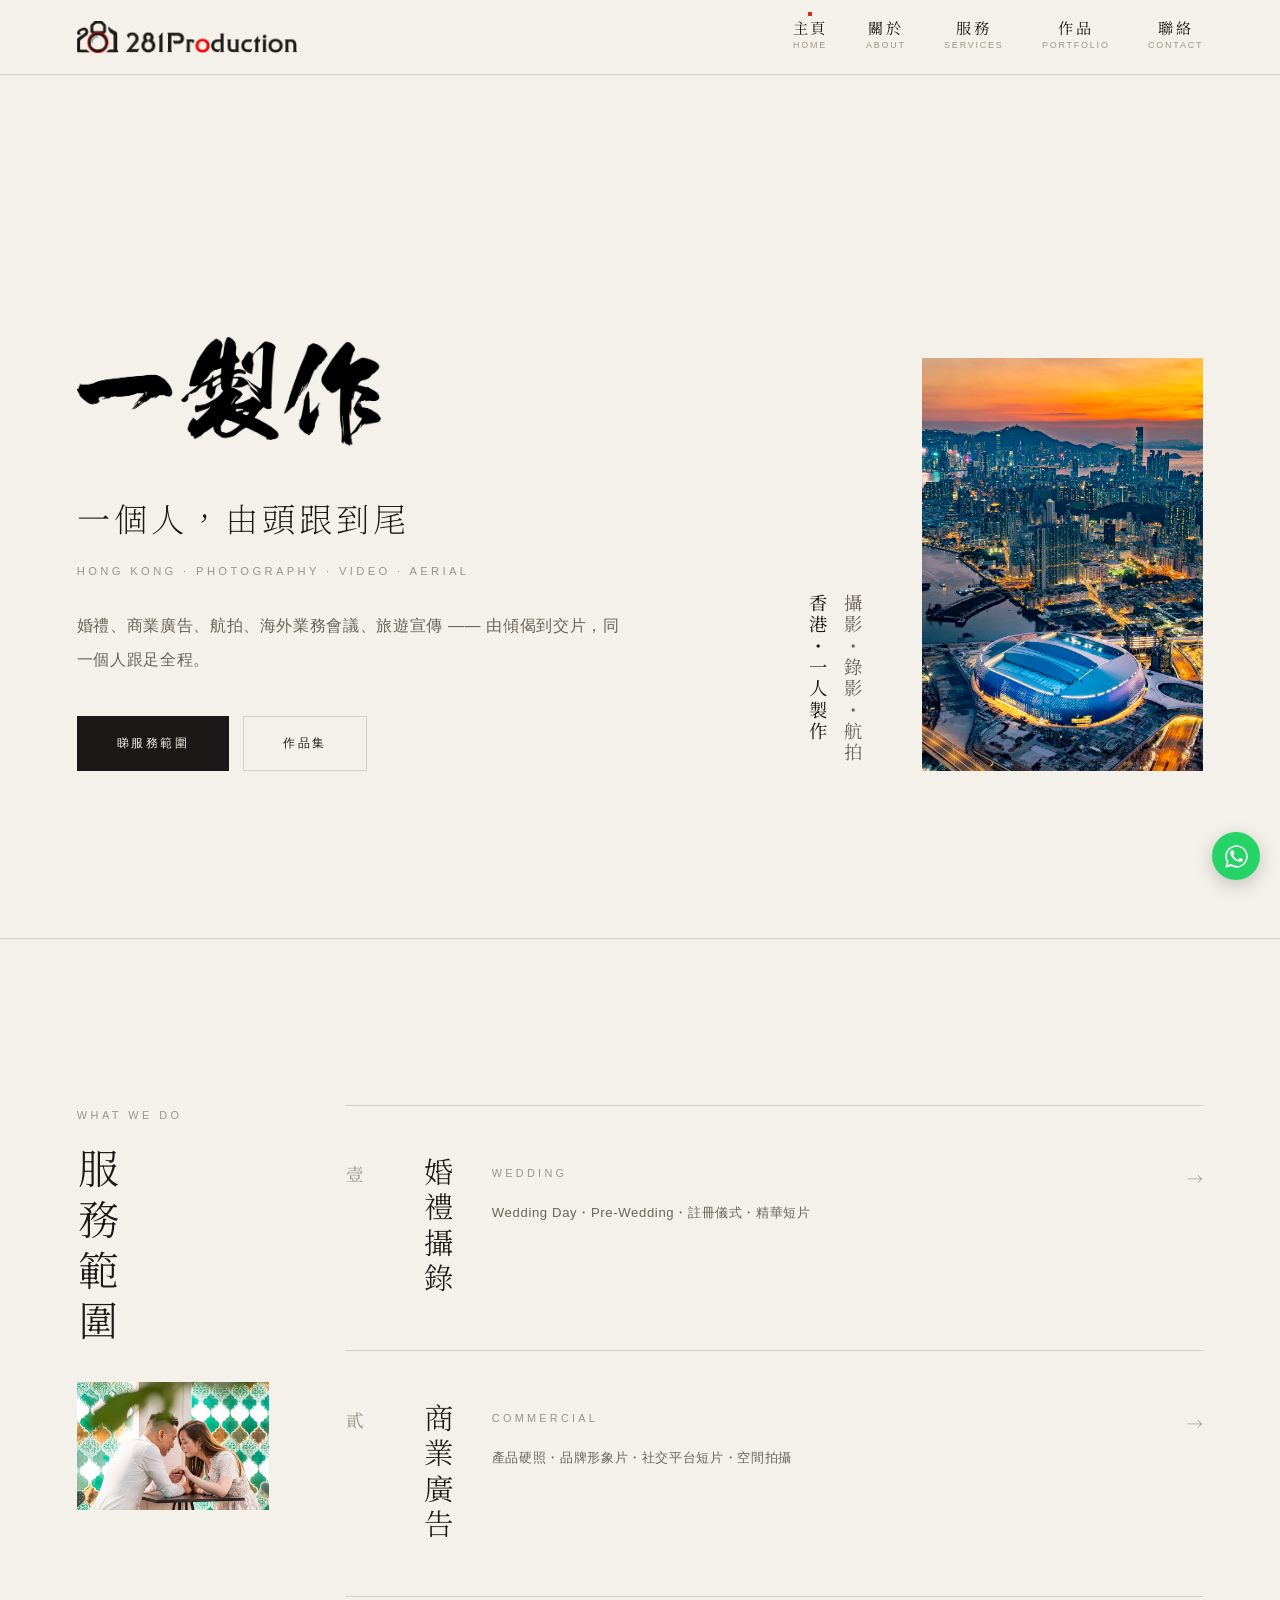
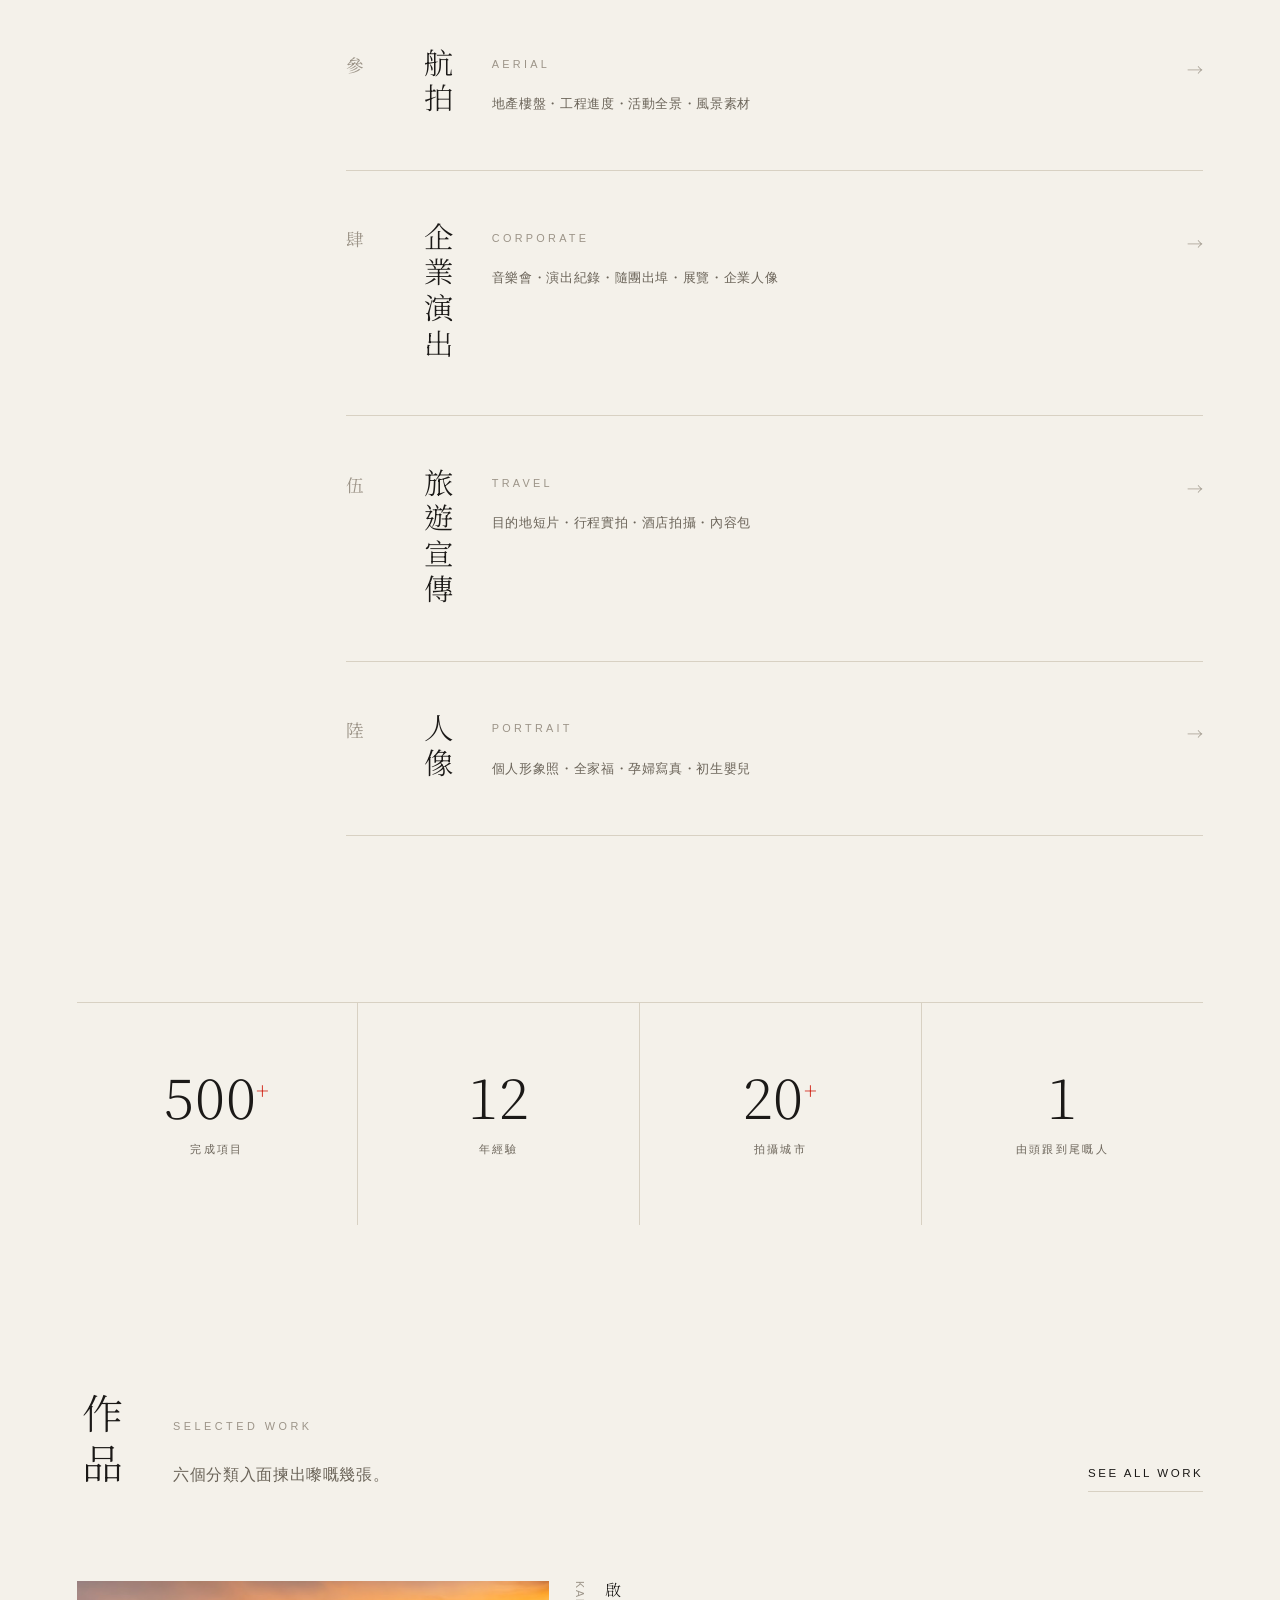
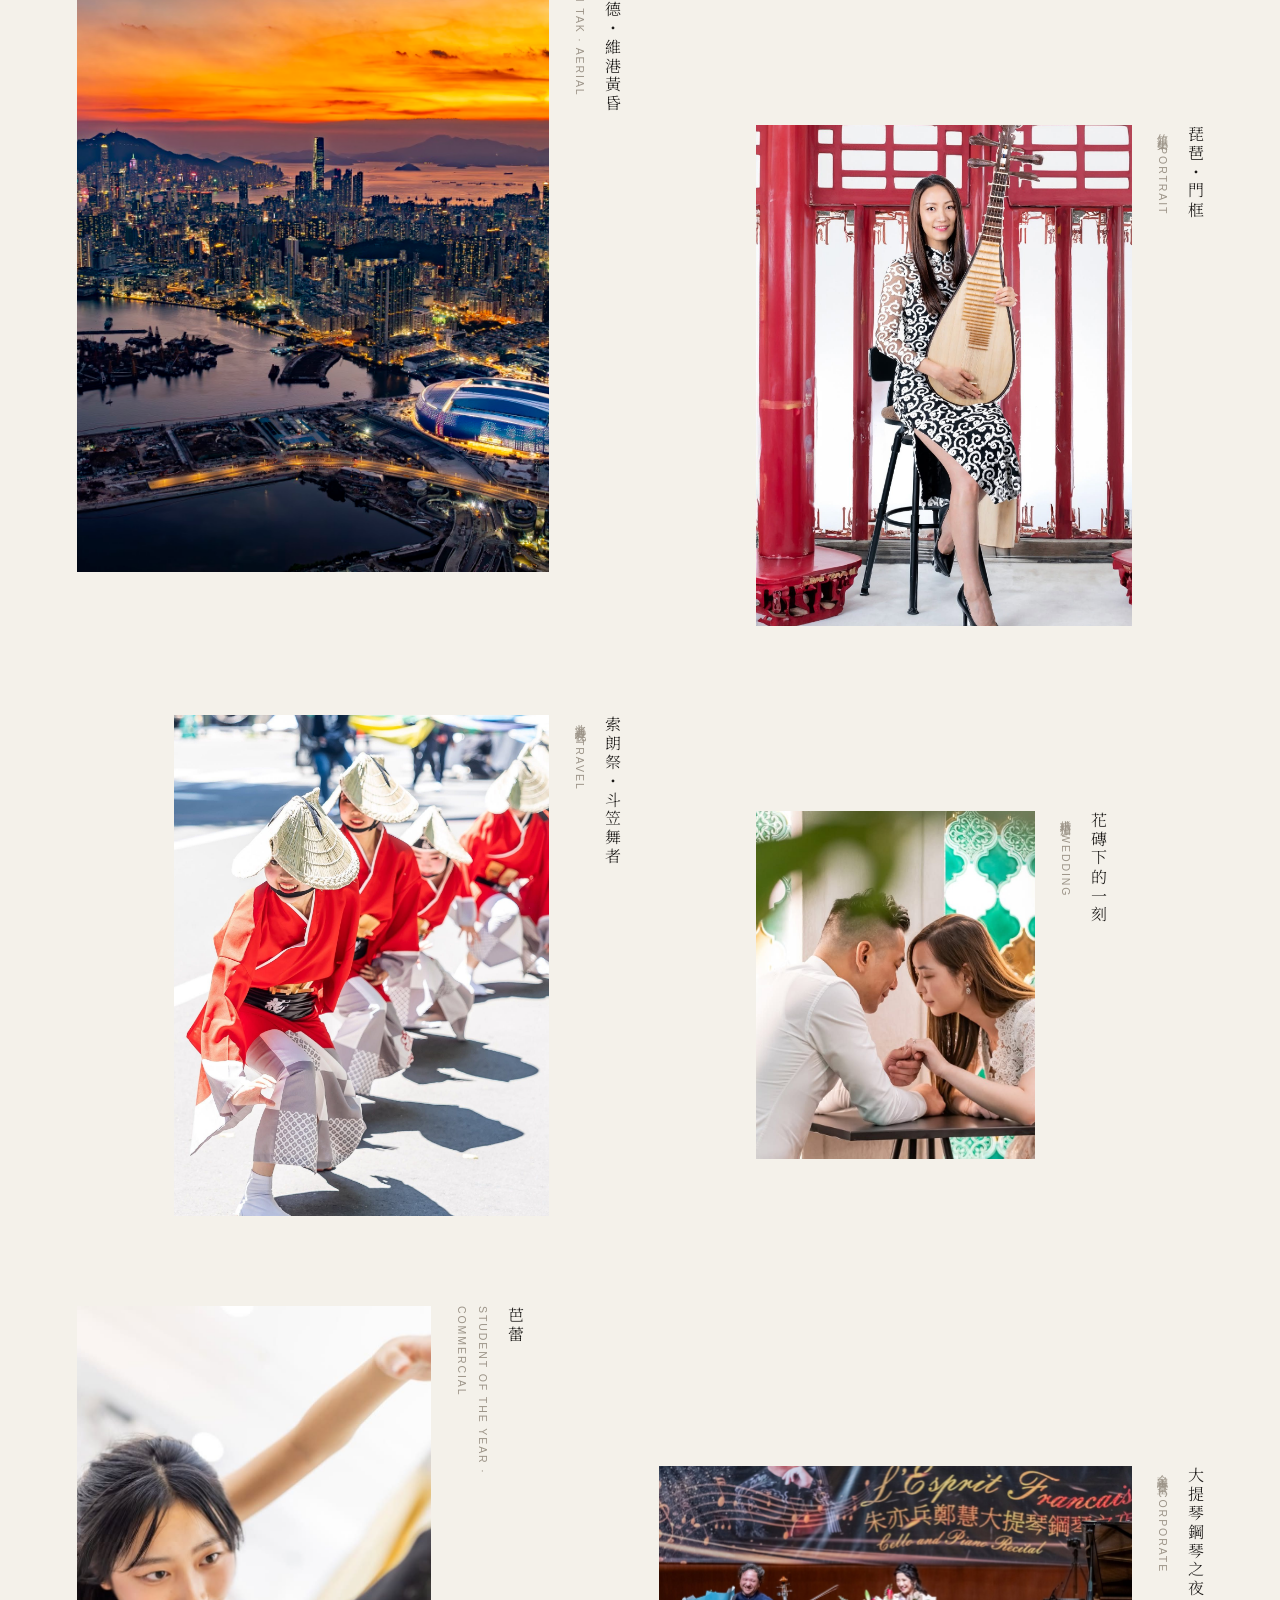
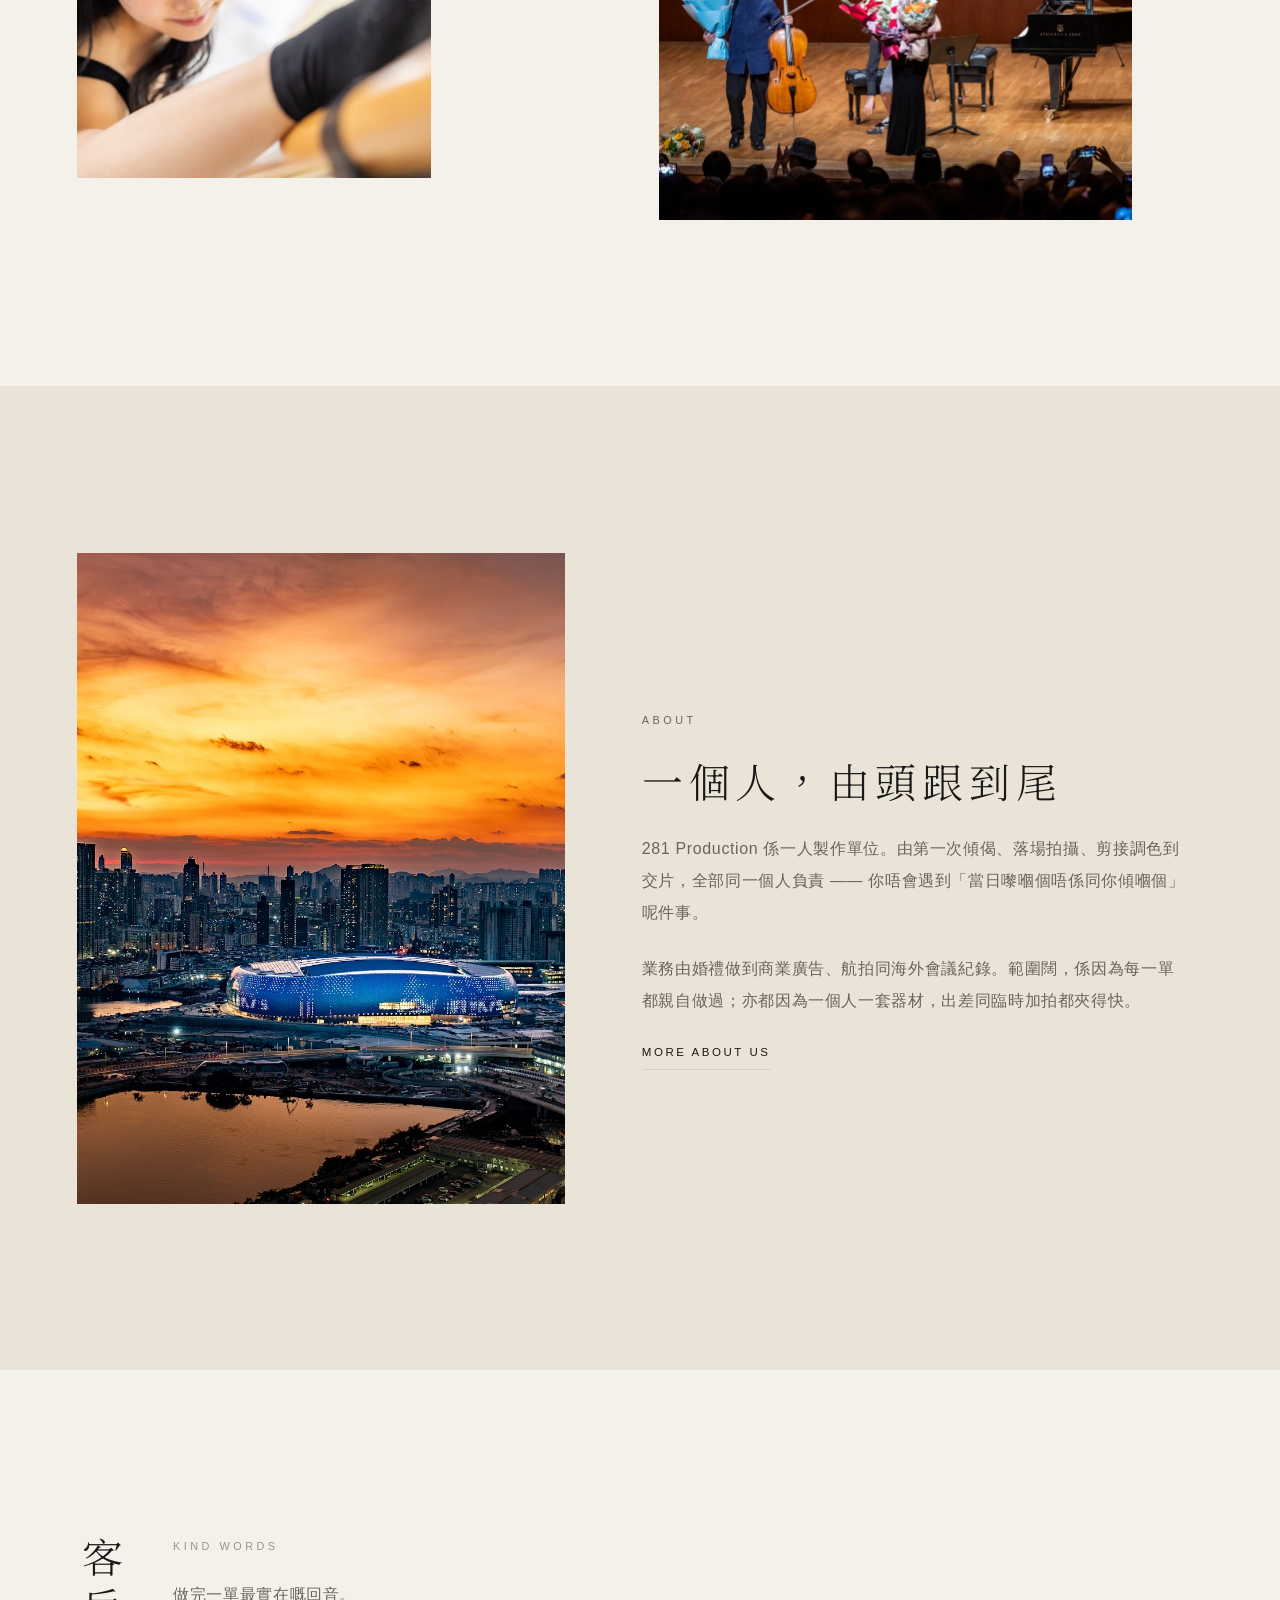
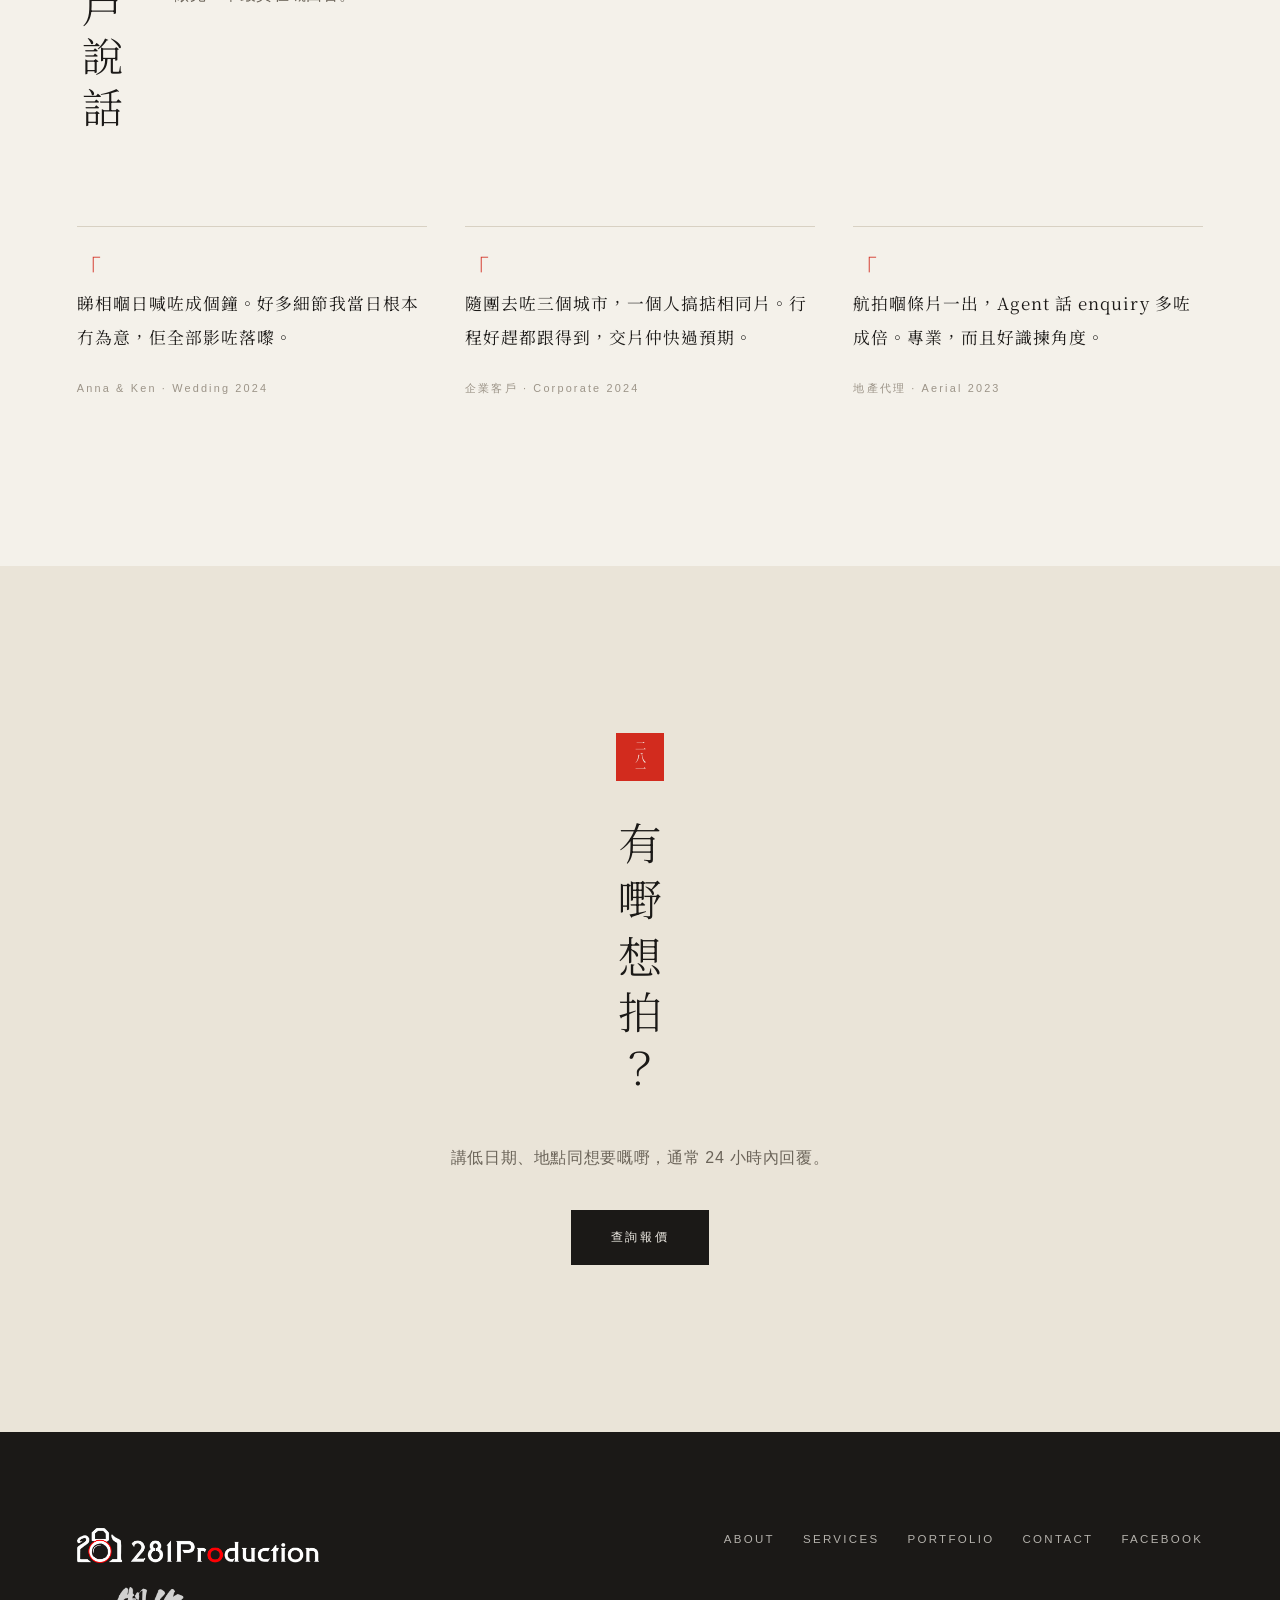
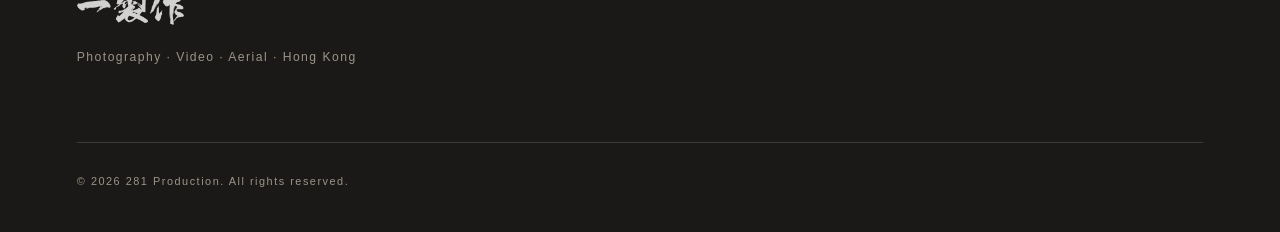
<file: index.html>
<!DOCTYPE html>
<html lang="zh-HK">
<head>
<meta charset="UTF-8">
<meta name="viewport" content="width=device-width, initial-scale=1">
<meta name="theme-color" content="#f4f1ea">
<title>281 Production — 香港攝影 · 錄影 · 航拍</title>
<meta name="description" content="281 Production：香港一人製作單位。婚禮攝錄、商業廣告、航拍、海外業務會議、旅遊宣傳、人像攝影。">
<link rel="preconnect" href="https://fonts.googleapis.com">
<link rel="preconnect" href="https://fonts.gstatic.com" crossorigin>
<link href="https://fonts.googleapis.com/css2?family=Noto+Serif+TC:wght@200;300;400&display=swap" rel="stylesheet">
<link rel="icon" href="images/logo-mark-512.png" type="image/png">
<link rel="apple-touch-icon" href="images/logo-mark-180.png">
<link rel="stylesheet" href="css/style.css">
</head>
<body class="home">

<a class="skip" href="#main">Skip to content</a>

<header class="site-header">
  <div class="bar">
    <a class="logo" href="index.html" aria-label="281 Production">
      <img src="images/logo-lockup-dark.png" alt="281 Production" width="900" height="131">
    </a>
    <button class="nav-toggle" aria-expanded="false" aria-controls="nav" aria-label="Menu">
      <span></span><span></span><span></span>
    </button>
    <nav id="nav" class="nav">
      <a href="index.html" aria-current="page">主頁<span class="en">Home</span></a>
      <a href="about.html">關於<span class="en">About</span></a>
      <a href="services.html">服務<span class="en">Services</span></a>
      <a href="portfolio.html">作品<span class="en">Portfolio</span></a>
      <a href="contact.html">聯絡<span class="en">Contact</span></a>
    </nav>
  </div>
</header>

<main id="main">

  <!-- Hero：和紙底、書法主視覺，縱排句企喺書法同相中間。
       唔用大相鋪滿 —— 留白本身就係呢個風格嘅主角。 -->
  <section class="hero">
    <div class="hero-copy">
      <img class="hero-brush" src="images/logo-yatjai.png" alt="一製作" width="700" height="251">
      <h1>一個人，由頭跟到尾<span class="en">Hong Kong · Photography · Video · Aerial</span></h1>
      <p class="lede">婚禮、商業廣告、航拍、海外業務會議、旅遊宣傳 —— 由傾偈到交片，同一個人跟足全程。</p>
      <div class="hero-actions">
        <a class="btn" href="services.html">睇服務範圍</a>
        <a class="btn ghost" href="portfolio.html">作品集</a>
      </div>
    </div>

    <p class="tate hero-tate">攝影・錄影・航拍<br><b>香港・一人製作</b></p>

    <figure class="frame hero-photo" data-label="images/aerial-02.jpg">
      <img src="images/aerial-02.jpg" alt="啟德體育園與維港日落航拍" fetchpriority="high">
    </figure>
  </section>

  <!-- Services：左邊縱排題 + sticky 預覽，右邊漢數字列表 -->
  <section class="section svc">
    <div class="svc-head">
      <p class="eyebrow">What we do</p>
      <h2>服務範圍</h2>
      <!-- 六個分類各一張代表作。換相只需改 src / data-label -->
      <div class="svc-preview" aria-hidden="true">
        <figure class="frame is-active" data-for="wedding" data-label="images/wedding-01.jpg">
          <img src="images/wedding-01.jpg" alt="" loading="lazy"></figure>
        <figure class="frame" data-for="commercial" data-label="images/commercial-01.jpg">
          <img src="images/commercial-01.jpg" alt="" loading="lazy"></figure>
        <figure class="frame" data-for="aerial" data-label="images/aerial-01.jpg">
          <img src="images/aerial-01.jpg" alt="" loading="lazy"></figure>
        <figure class="frame" data-for="corporate" data-label="images/corporate-01.jpg">
          <img src="images/corporate-01.jpg" alt="" loading="lazy"></figure>
        <figure class="frame" data-for="travel" data-label="images/travel-05.jpg">
          <img src="images/travel-05.jpg" alt="" loading="lazy"></figure>
        <figure class="frame" data-for="portrait" data-label="images/portrait-04.jpg">
          <img src="images/portrait-04.jpg" alt="" loading="lazy"></figure>
      </div>
    </div>

    <ol class="svc-list">
      <li><a href="services.html#wedding" data-svc="wedding">
        <span class="svc-num">壹</span>
        <span class="svc-title">婚禮攝錄</span>
        <span class="svc-body">
          <span class="svc-en">Wedding</span>
          <span class="svc-tags">Wedding Day・Pre-Wedding・註冊儀式・精華短片</span>
        </span>
        <span class="svc-arrow" aria-hidden="true">→</span>
      </a></li>
      <li><a href="services.html#commercial" data-svc="commercial">
        <span class="svc-num">貳</span>
        <span class="svc-title">商業廣告</span>
        <span class="svc-body">
          <span class="svc-en">Commercial</span>
          <span class="svc-tags">產品硬照・品牌形象片・社交平台短片・空間拍攝</span>
        </span>
        <span class="svc-arrow" aria-hidden="true">→</span>
      </a></li>
      <li><a href="services.html#aerial" data-svc="aerial">
        <span class="svc-num">參</span>
        <span class="svc-title">航拍</span>
        <span class="svc-body">
          <span class="svc-en">Aerial</span>
          <span class="svc-tags">地產樓盤・工程進度・活動全景・風景素材</span>
        </span>
        <span class="svc-arrow" aria-hidden="true">→</span>
      </a></li>
      <li><a href="services.html#corporate" data-svc="corporate">
        <span class="svc-num">肆</span>
        <span class="svc-title">企業演出</span>
        <span class="svc-body">
          <span class="svc-en">Corporate</span>
          <span class="svc-tags">音樂會・演出紀錄・隨團出埠・展覽・企業人像</span>
        </span>
        <span class="svc-arrow" aria-hidden="true">→</span>
      </a></li>
      <li><a href="services.html#travel" data-svc="travel">
        <span class="svc-num">伍</span>
        <span class="svc-title">旅遊宣傳</span>
        <span class="svc-body">
          <span class="svc-en">Travel</span>
          <span class="svc-tags">目的地短片・行程實拍・酒店拍攝・內容包</span>
        </span>
        <span class="svc-arrow" aria-hidden="true">→</span>
      </a></li>
      <li><a href="services.html#portrait" data-svc="portrait">
        <span class="svc-num">陸</span>
        <span class="svc-title">人像</span>
        <span class="svc-body">
          <span class="svc-en">Portrait</span>
          <span class="svc-tags">個人形象照・全家福・孕婦寫真・初生嬰兒</span>
        </span>
        <span class="svc-arrow" aria-hidden="true">→</span>
      </a></li>
    </ol>
  </section>

  <!-- 數字帶 -->
  <section class="stats">
    <!-- TODO: 呢四個數字係估算，換返真數 -->
    <div class="stat"><strong>500<sup>+</sup></strong><span>完成項目</span></div>
    <div class="stat"><strong>12</strong><span>年經驗</span></div>
    <div class="stat"><strong>20<sup>+</sup></strong><span>拍攝城市</span></div>
    <div class="stat"><strong>1</strong><span>由頭跟到尾嘅人</span></div>
  </section>

  <!-- Featured work：錯落編排，說明縱排貼喺相右邊 -->
  <section class="section">
    <header class="section-head split">
      <h2>作品</h2>
      <div>
        <p class="eyebrow">Selected work</p>
        <p class="lede">六個分類入面揀出嚟嘅幾張。</p>
      </div>
      <a class="link" href="portfolio.html">See all work</a>
    </header>

    <div class="work-grid">
      <a class="work-item" style="--col:1/7; --ar:4/5" href="portfolio.html#aerial">
        <figure class="frame" data-label="images/aerial-03.jpg">
          <img src="images/aerial-03.jpg" alt="啟德與維港黃昏航拍" loading="lazy"></figure>
        <div class="work-cap"><h3>啟德・維港黃昏</h3><p class="meta">Kai Tak · Aerial</p></div>
      </a>

      <a class="work-item" style="--col:8/13; --ar:3/4; --shift:9rem" href="portfolio.html#portrait">
        <figure class="frame" data-label="images/portrait-07.jpg">
          <img src="images/portrait-07.jpg" alt="竹韻小集琵琶樂師，中式門框場景" loading="lazy"></figure>
        <div class="work-cap"><h3>琵琶・門框</h3><p class="meta">竹韻小集 · Portrait</p></div>
      </a>

      <a class="work-item" style="--col:2/7; --ar:3/4" href="portfolio.html#travel">
        <figure class="frame" data-label="images/travel-05.jpg">
          <img src="images/travel-05.jpg" alt="札幌索朗祭紅衣斗笠舞者" loading="lazy"></figure>
        <div class="work-cap"><h3>索朗祭・斗笠舞者</h3><p class="meta">北海道札幌 · Travel</p></div>
      </a>

      <a class="work-item" style="--col:8/12; --ar:4/5; --shift:6rem" href="portfolio.html#wedding">
        <figure class="frame" data-label="images/wedding-01.jpg">
          <img src="images/wedding-01.jpg" alt="摩洛哥花磚背景情侶對望" loading="lazy"></figure>
        <div class="work-cap"><h3>花磚下的一刻</h3><p class="meta">求婚拍攝 · Wedding</p></div>
      </a>

      <a class="work-item" style="--col:1/6; --ar:3/4" href="portfolio.html#commercial">
        <figure class="frame" data-label="images/commercial-01.jpg">
          <img src="images/commercial-01.jpg" alt="芭蕾舞排練，Student of the Year 拍攝" loading="lazy"></figure>
        <div class="work-cap"><h3>芭蕾</h3><p class="meta">Student of the Year · Commercial</p></div>
      </a>

      <a class="work-item" style="--col:7/13; --ar:4/3; --shift:10rem" href="portfolio.html#corporate">
        <figure class="frame" data-label="images/corporate-01.jpg">
          <img src="images/corporate-01.jpg" alt="朱亦兵鄭慧大提琴鋼琴之夜謝幕" loading="lazy"></figure>
        <div class="work-cap"><h3>大提琴鋼琴之夜</h3><p class="meta">金融大會堂 · Corporate</p></div>
      </a>
    </div>
  </section>

  <!-- About -->
  <section class="section tint">
    <div class="about-grid">
      <figure class="frame" style="--ar:3/4" data-label="images/aerial-01.jpg">
        <img src="images/aerial-01.jpg" alt="啟德體育園日落航拍" loading="lazy">
      </figure>
      <div>
        <p class="eyebrow">About</p>
        <h2>一個人，由頭跟到尾</h2>
        <p>281 Production 係一人製作單位。由第一次傾偈、落場拍攝、剪接調色到交片，全部同一個人負責 —— 你唔會遇到「當日嚟嗰個唔係同你傾嗰個」呢件事。</p>
        <p>業務由婚禮做到商業廣告、航拍同海外會議紀錄。範圍闊，係因為每一單都親自做過；亦都因為一個人一套器材，出差同臨時加拍都夾得快。</p>
        <a class="link" href="about.html">More about us</a>
      </div>
    </div>
  </section>

  <!-- Testimonials -->
  <section class="section">
    <header class="section-head">
      <h2>客戶說話</h2>
      <div>
        <p class="eyebrow">Kind words</p>
        <p class="lede">做完一單最實在嘅回音。</p>
      </div>
    </header>
    <div class="quote-grid">
      <blockquote>
        <p>睇相嗰日喊咗成個鐘。好多細節我當日根本冇為意，佢全部影咗落嚟。</p>
        <cite>Anna &amp; Ken · Wedding 2024</cite>
      </blockquote>
      <blockquote>
        <p>隨團去咗三個城市，一個人搞掂相同片。行程好趕都跟得到，交片仲快過預期。</p>
        <cite>企業客戶 · Corporate 2024</cite>
      </blockquote>
      <blockquote>
        <p>航拍嗰條片一出，Agent 話 enquiry 多咗成倍。專業，而且好識揀角度。</p>
        <cite>地產代理 · Aerial 2023</cite>
      </blockquote>
    </div>
  </section>

  <!-- CTA -->
  <section class="cta">
    <span class="seal" aria-hidden="true">二八一</span>
    <h2>有嘢想拍？</h2>
    <p>講低日期、地點同想要嘅嘢，通常 24 小時內回覆。</p>
    <a class="btn" href="contact.html">查詢報價</a>
  </section>

</main>

<footer class="site-footer">
  <div class="foot-grid">
    <div>
      <a class="logo" href="index.html" aria-label="281 Production">
        <img src="images/logo-lockup-light.png" alt="281 Production" width="900" height="131">
      </a>
      <img class="yatjai" src="images/logo-yatjai.png" alt="一製作" width="700" height="251">
      <p class="meta">Photography · Video · Aerial · Hong Kong</p>
    </div>
    <nav>
      <a href="about.html">About</a>
      <a href="services.html">Services</a>
      <a href="portfolio.html">Portfolio</a>
      <a href="contact.html">Contact</a>
      <a href="https://www.facebook.com/281Production" target="_blank" rel="noopener">Facebook</a>
    </nav>
  </div>
  <p class="copy">© <span data-year></span> 281 Production. All rights reserved.</p>
</footer>

<!-- 浮動 WhatsApp 按鈕。換真號碼：sed -i '' 's/85200000000/852你嘅8位數字/g' *.html -->
<a class="wa" href="https://wa.me/85200000000?text=%E4%BD%A0%E5%A5%BD%EF%BC%8C%E6%88%91%E6%83%B3%E6%9F%A5%E8%A9%A2%E6%94%9D%E5%BD%B1%E6%9C%8D%E5%8B%99"
   target="_blank" rel="noopener" aria-label="WhatsApp 查詢 281 Production"></a>

<script src="js/main.js"></script>
</body>
</html>
</file>
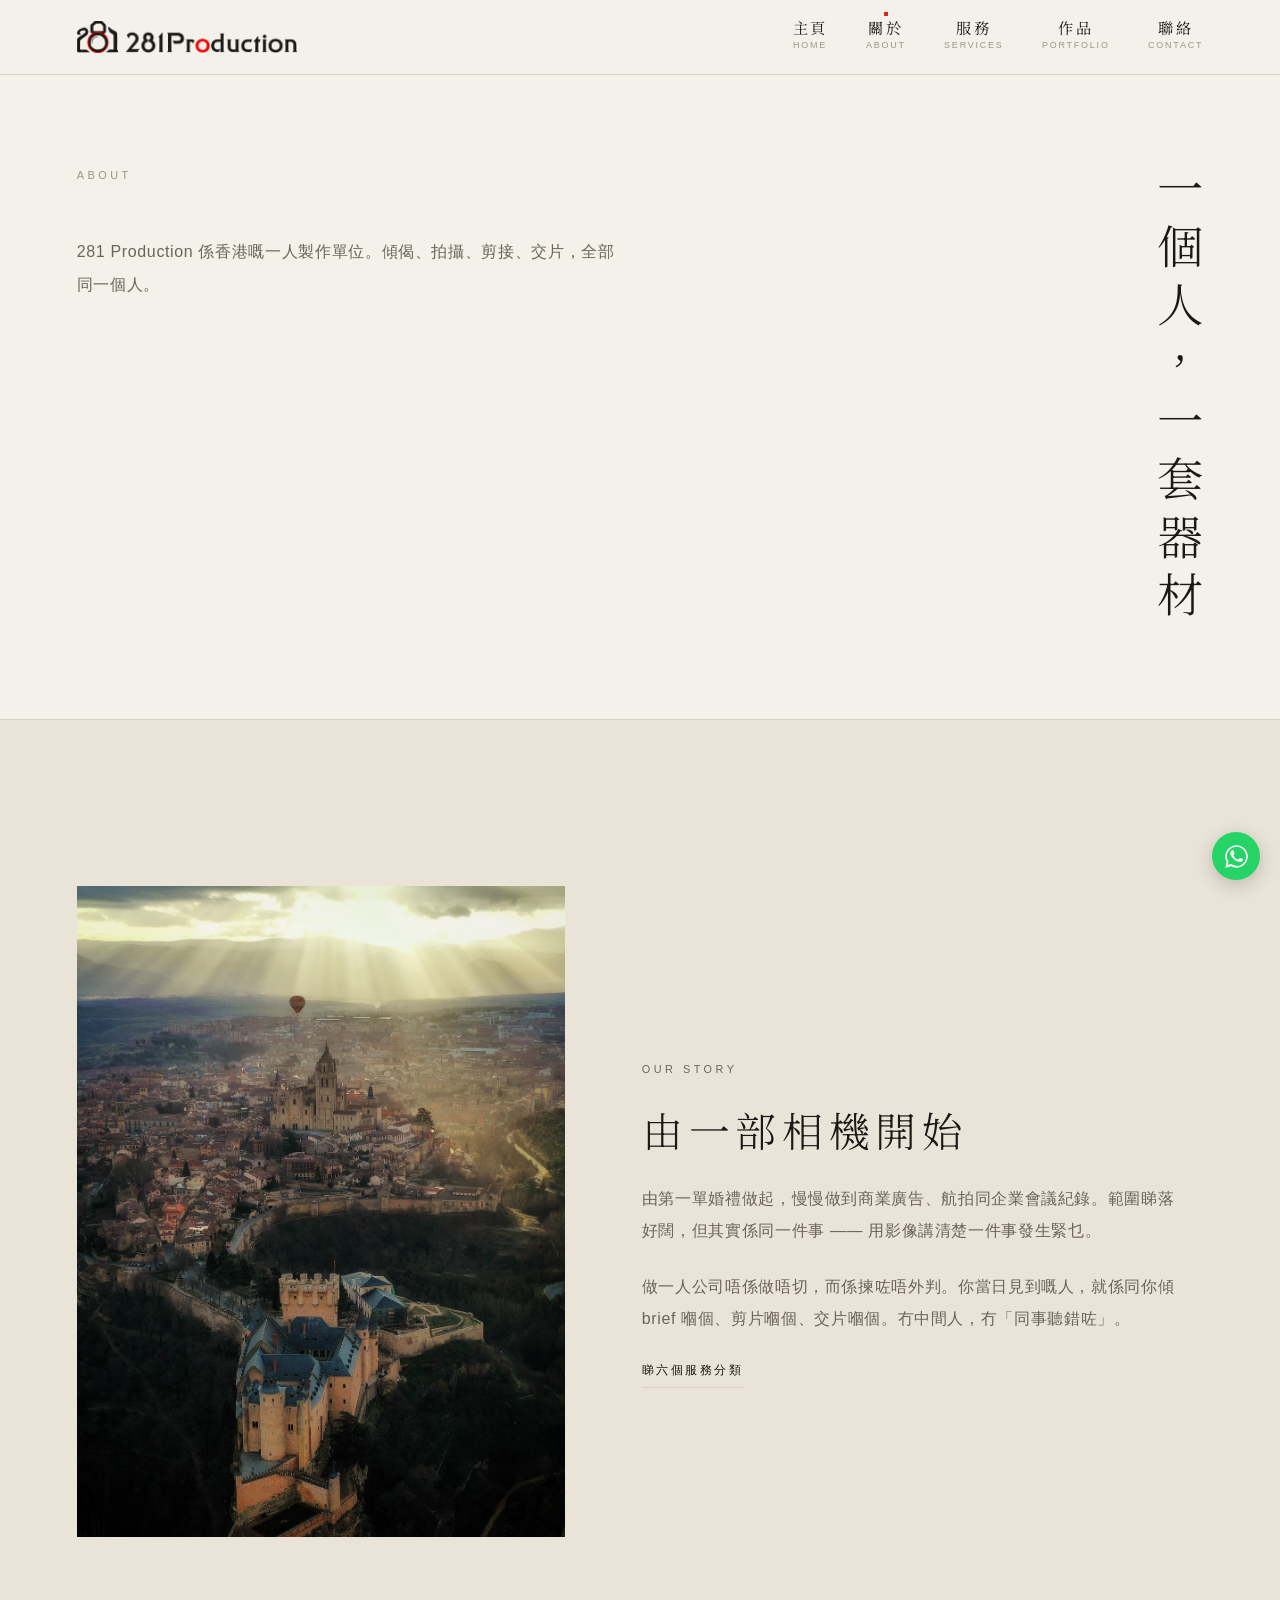
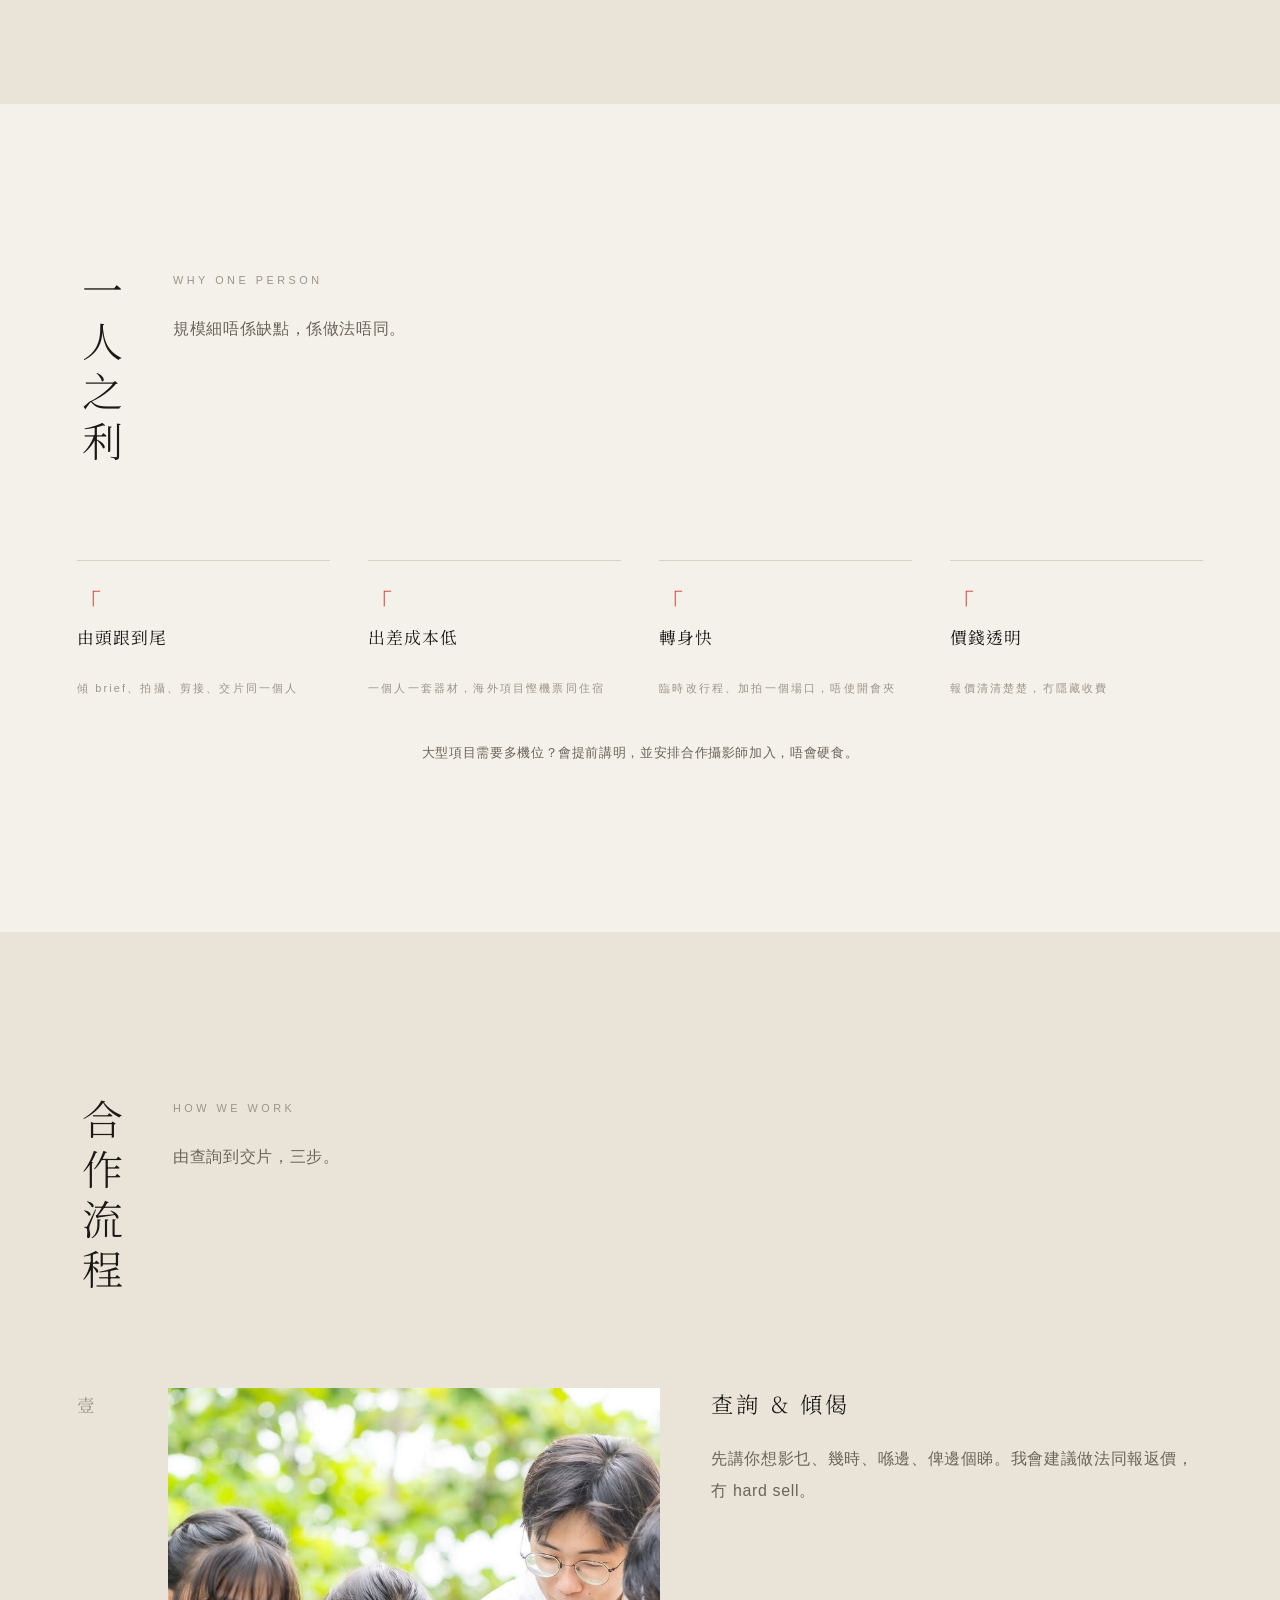
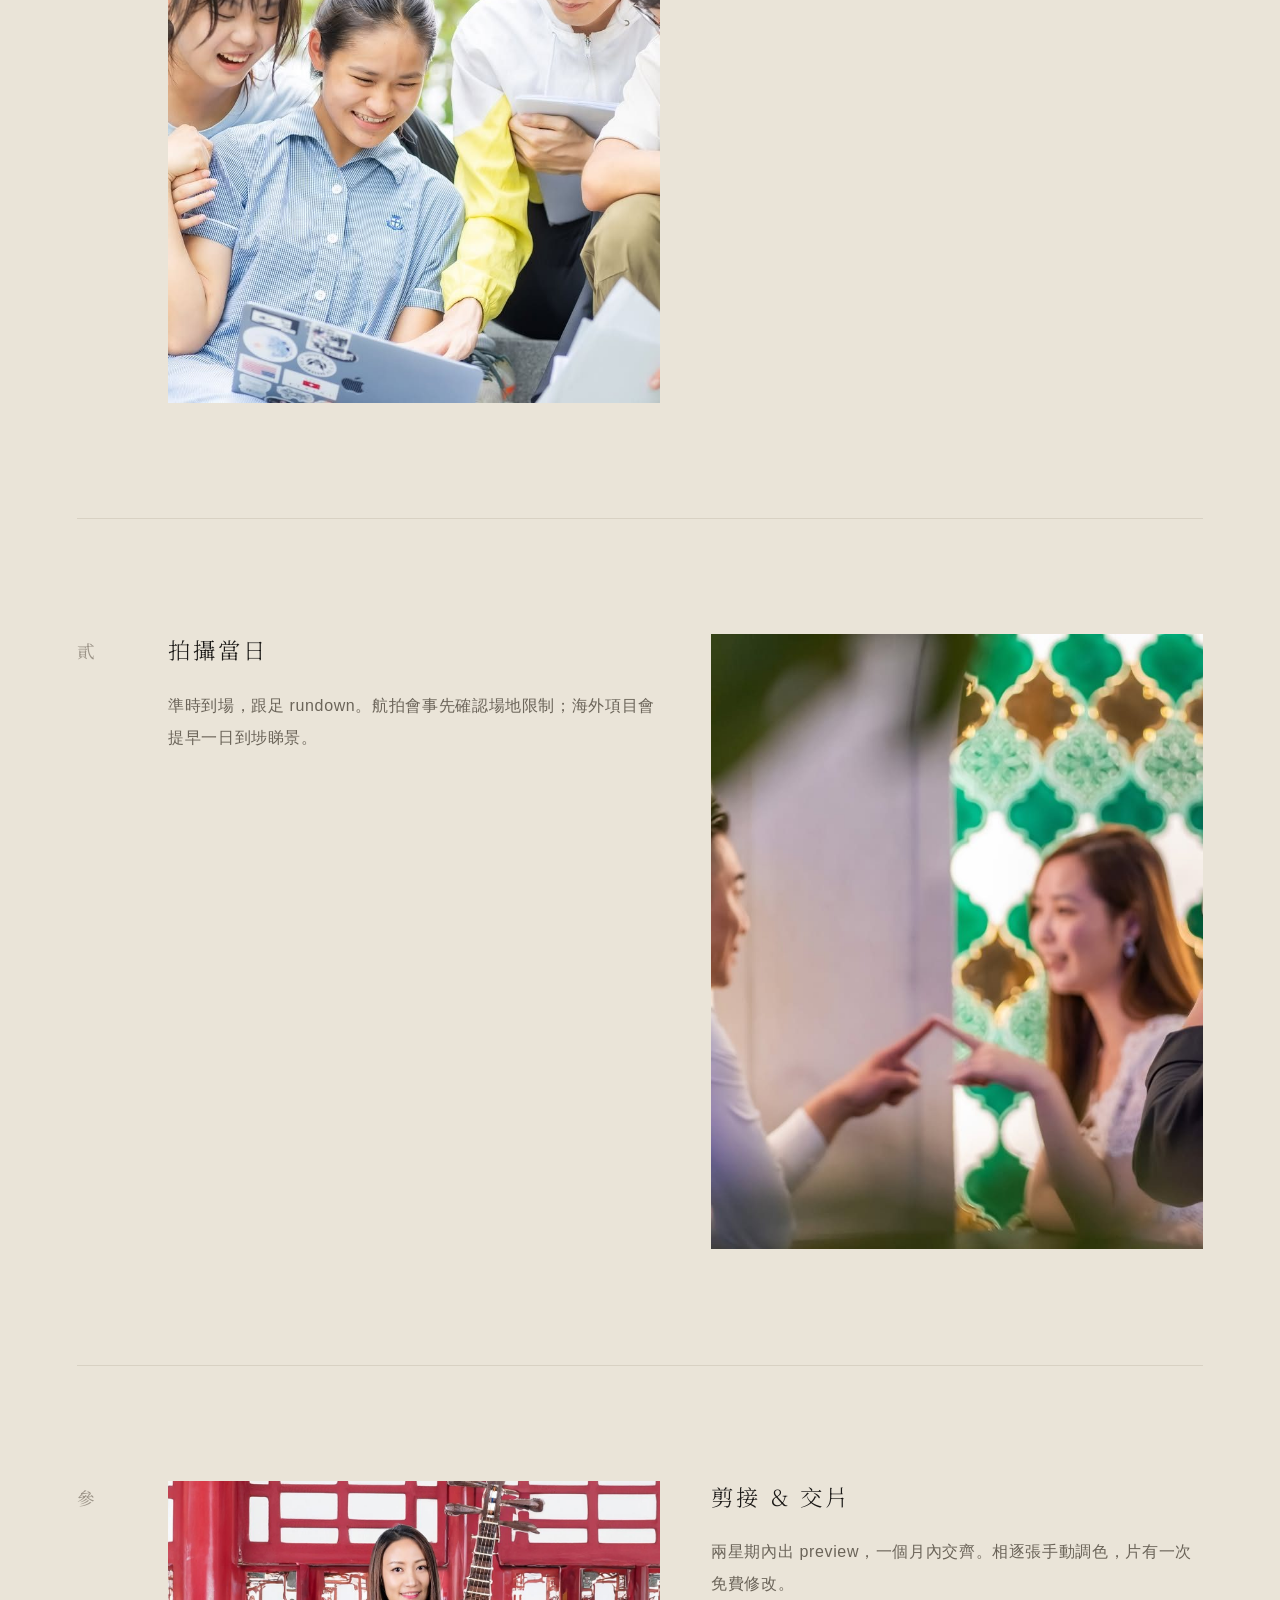
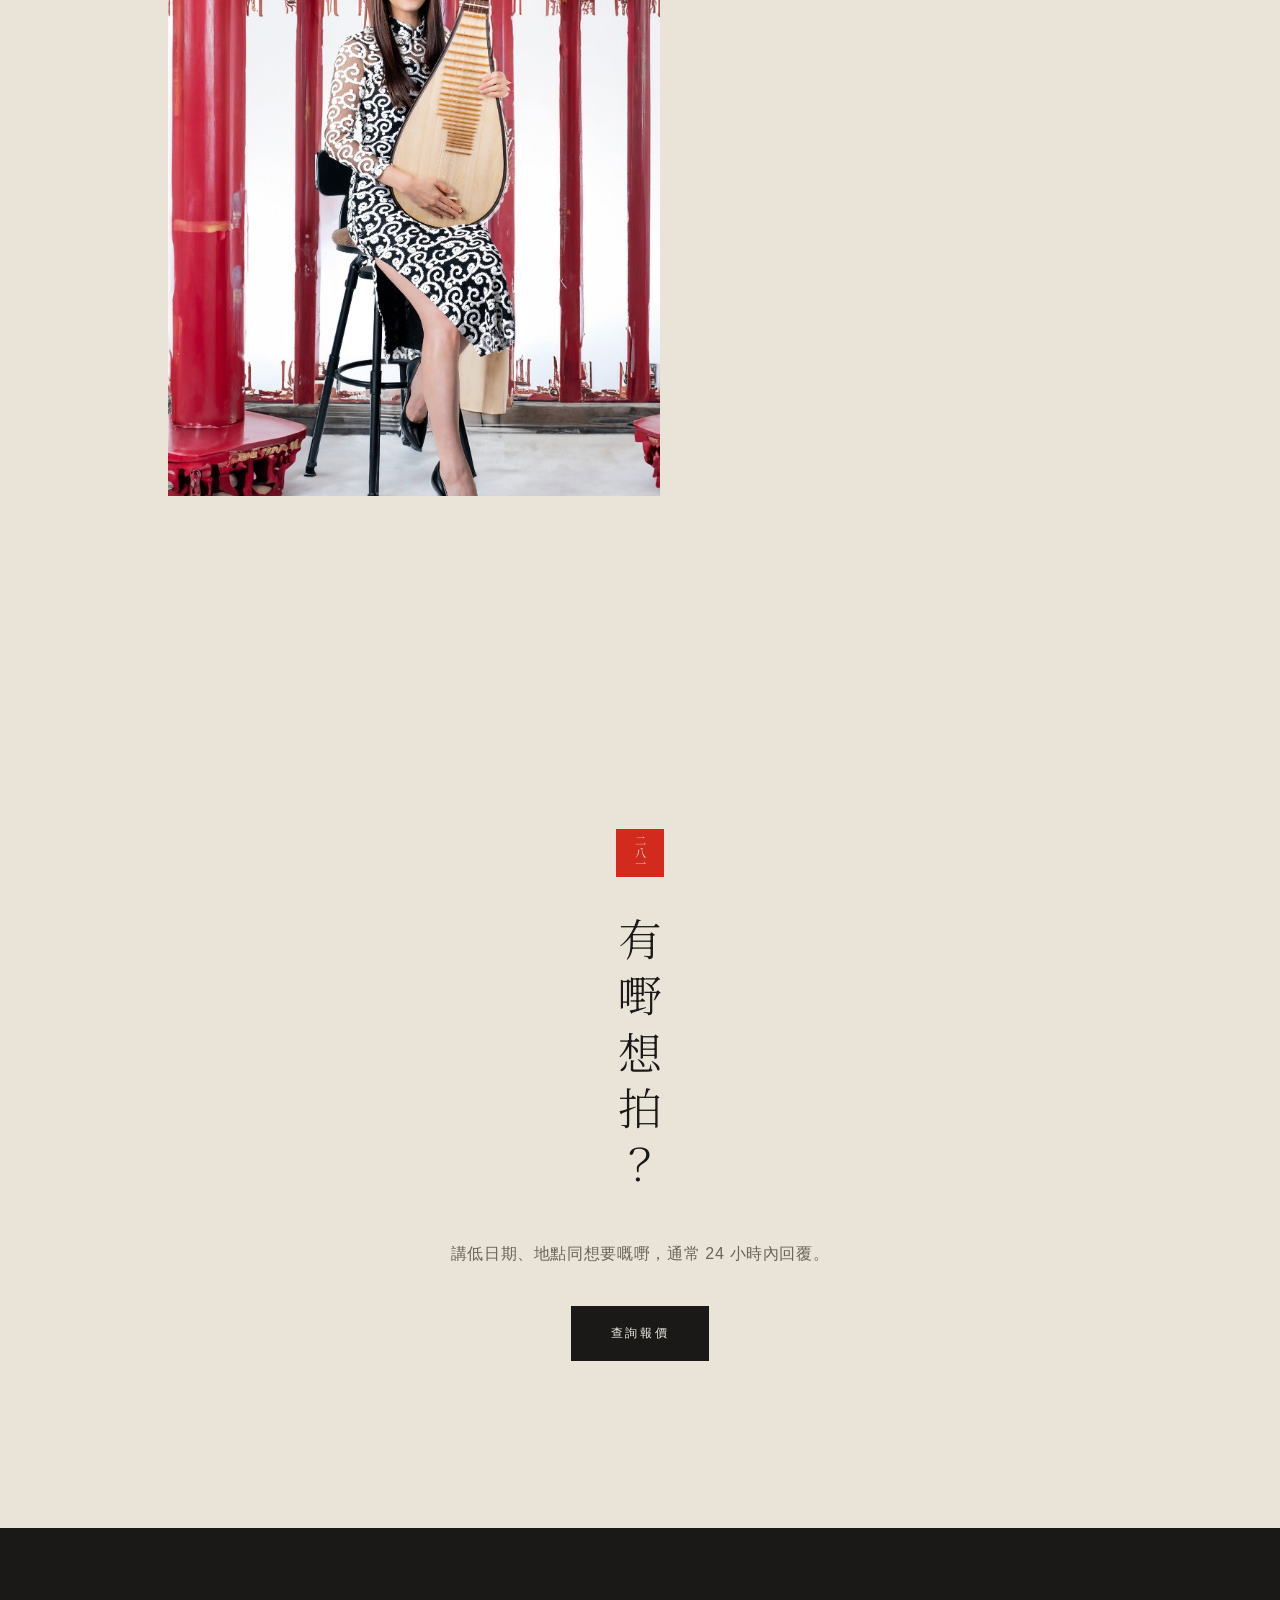
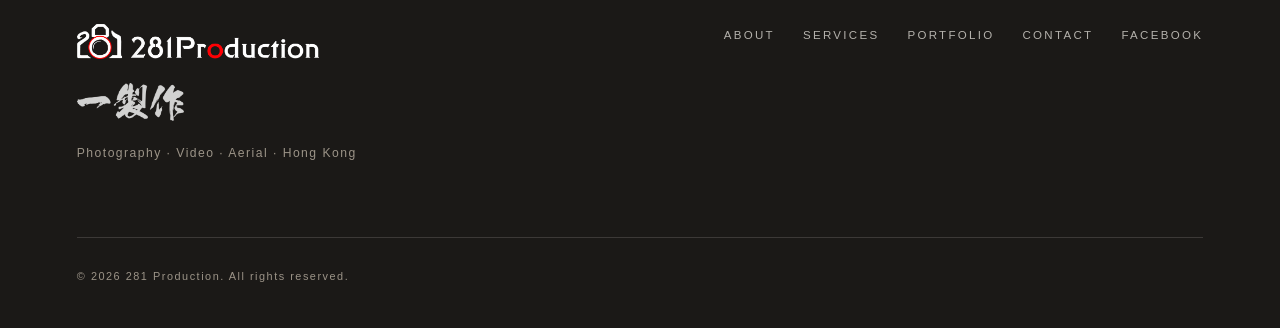
<file: about.html>
<!DOCTYPE html>
<html lang="zh-HK">
<head>
<meta charset="UTF-8">
<meta name="viewport" content="width=device-width, initial-scale=1">
<meta name="theme-color" content="#f4f1ea">
<title>About — 281 Production</title>
<meta name="description" content="281 Production 係香港一人製作單位，由傾偈、拍攝、剪接到交片全程一個人負責。">
<link rel="preconnect" href="https://fonts.googleapis.com">
<link rel="preconnect" href="https://fonts.gstatic.com" crossorigin>
<link href="https://fonts.googleapis.com/css2?family=Noto+Serif+TC:wght@200;300;400&display=swap" rel="stylesheet">
<link rel="icon" href="images/logo-mark-512.png" type="image/png">
<link rel="apple-touch-icon" href="images/logo-mark-180.png">
<link rel="stylesheet" href="css/style.css">
</head>
<body>

<a class="skip" href="#main">Skip to content</a>

<header class="site-header">
  <div class="bar">
    <a class="logo" href="index.html" aria-label="281 Production">
      <img src="images/logo-lockup-dark.png" alt="281 Production" width="900" height="131">
    </a>
    <button class="nav-toggle" aria-expanded="false" aria-controls="nav" aria-label="Menu">
      <span></span><span></span><span></span>
    </button>
    <nav id="nav" class="nav">
      <a href="index.html">主頁<span class="en">Home</span></a>
      <a href="about.html" aria-current="page">關於<span class="en">About</span></a>
      <a href="services.html">服務<span class="en">Services</span></a>
      <a href="portfolio.html">作品<span class="en">Portfolio</span></a>
      <a href="contact.html">聯絡<span class="en">Contact</span></a>
    </nav>
  </div>
</header>

<main id="main">

  <section class="page-head">
    <h1>一個人，一套器材</h1>
    <p class="eyebrow">About</p>
    <p class="lede">281 Production 係香港嘅一人製作單位。傾偈、拍攝、剪接、交片，全部同一個人。</p>
  </section>

  <section class="section tint">
    <div class="about-grid">
      <figure class="frame" style="--ar:3/4" data-label="images/travel-01.jpg">
        <img src="images/travel-01.jpg" alt="西班牙 Segovia 城堡海外航拍" loading="lazy">
      </figure>
      <div>
        <p class="eyebrow">Our story</p>
        <h2>由一部相機開始</h2>
        <p>由第一單婚禮做起，慢慢做到商業廣告、航拍同企業會議紀錄。範圍睇落好闊，但其實係同一件事 —— 用影像講清楚一件事發生緊乜。</p>
        <p>做一人公司唔係做唔切，而係揀咗唔外判。你當日見到嘅人，就係同你傾 brief 嗰個、剪片嗰個、交片嗰個。冇中間人，冇「同事聽錯咗」。</p>
        <a class="link" href="services.html">睇六個服務分類</a>
      </div>
    </div>
  </section>

  <!-- 一人公司嘅賣點：規模細係優勢，唔好扮大公司 -->
  <section class="section">
    <header class="section-head">
      <h2>一人之利</h2>
      <div>
        <p class="eyebrow">Why one person</p>
        <p class="lede">規模細唔係缺點，係做法唔同。</p>
      </div>
    </header>
    <div class="quote-grid">
      <blockquote>
        <p>由頭跟到尾</p>
        <cite>傾 brief、拍攝、剪接、交片同一個人</cite>
      </blockquote>
      <blockquote>
        <p>出差成本低</p>
        <cite>一個人一套器材，海外項目慳機票同住宿</cite>
      </blockquote>
      <blockquote>
        <p>轉身快</p>
        <cite>臨時改行程、加拍一個場口，唔使開會夾</cite>
      </blockquote>
      <blockquote>
        <p>價錢透明</p>
        <cite>報價清清楚楚，冇隱藏收費</cite>
      </blockquote>
    </div>
    <!-- 誠實講返限制，客戶反而信 -->
    <p class="center note" style="margin-top:2.5rem">
      大型項目需要多機位？會提前講明，並安排合作攝影師加入，唔會硬食。
    </p>
  </section>

  <section class="section tint">
    <header class="section-head">
      <h2>合作流程</h2>
      <div>
        <p class="eyebrow">How we work</p>
        <p class="lede">由查詢到交片，三步。</p>
      </div>
    </header>

    <article class="service">
      <span class="num">壹</span>
      <figure class="frame" style="--ar:4/5" data-label="images/commercial-02.jpg">
        <img src="images/commercial-02.jpg" alt="Student of the Year 拍攝現場" loading="lazy">
      </figure>
      <div class="service-copy">
        <h3>查詢 &amp; 傾偈</h3>
        <p>先講你想影乜、幾時、喺邊、俾邊個睇。我會建議做法同報返價，冇 hard sell。</p>
      </div>
    </article>

    <article class="service">
      <span class="num">貳</span>
      <figure class="frame" style="--ar:4/5" data-label="images/wedding-03.jpg">
        <img src="images/wedding-03.jpg" alt="求婚拍攝現場，攝影師工作中" loading="lazy">
      </figure>
      <div class="service-copy">
        <h3>拍攝當日</h3>
        <p>準時到場，跟足 rundown。航拍會事先確認場地限制；海外項目會提早一日到埗睇景。</p>
      </div>
    </article>

    <article class="service">
      <span class="num">參</span>
      <figure class="frame" style="--ar:4/5" data-label="images/portrait-07.jpg">
        <img src="images/portrait-07.jpg" alt="竹韻小集樂師專輯成品" loading="lazy">
      </figure>
      <div class="service-copy">
        <h3>剪接 &amp; 交片</h3>
        <p>兩星期內出 preview，一個月內交齊。相逐張手動調色，片有一次免費修改。</p>
      </div>
    </article>
  </section>

  <section class="cta">
    <span class="seal" aria-hidden="true">二八一</span>
    <h2>有嘢想拍？</h2>
    <p>講低日期、地點同想要嘅嘢，通常 24 小時內回覆。</p>
    <a class="btn" href="contact.html">查詢報價</a>
  </section>

</main>

<footer class="site-footer">
  <div class="foot-grid">
    <div>
      <a class="logo" href="index.html" aria-label="281 Production">
        <img src="images/logo-lockup-light.png" alt="281 Production" width="900" height="131">
      </a>
      <img class="yatjai" src="images/logo-yatjai.png" alt="一製作" width="700" height="251">
      <p class="meta">Photography · Video · Aerial · Hong Kong</p>
    </div>
    <nav>
      <a href="about.html">About</a>
      <a href="services.html">Services</a>
      <a href="portfolio.html">Portfolio</a>
      <a href="contact.html">Contact</a>
      <a href="https://www.facebook.com/281Production" target="_blank" rel="noopener">Facebook</a>
    </nav>
  </div>
  <p class="copy">© <span data-year></span> 281 Production. All rights reserved.</p>
</footer>

<!-- 浮動 WhatsApp 按鈕。換真號碼：sed -i '' 's/85200000000/852你嘅8位數字/g' *.html -->
<a class="wa" href="https://wa.me/85200000000?text=%E4%BD%A0%E5%A5%BD%EF%BC%8C%E6%88%91%E6%83%B3%E6%9F%A5%E8%A9%A2%E6%94%9D%E5%BD%B1%E6%9C%8D%E5%8B%99"
   target="_blank" rel="noopener" aria-label="WhatsApp 查詢 281 Production"></a>

<script src="js/main.js"></script>
</body>
</html>
</file>
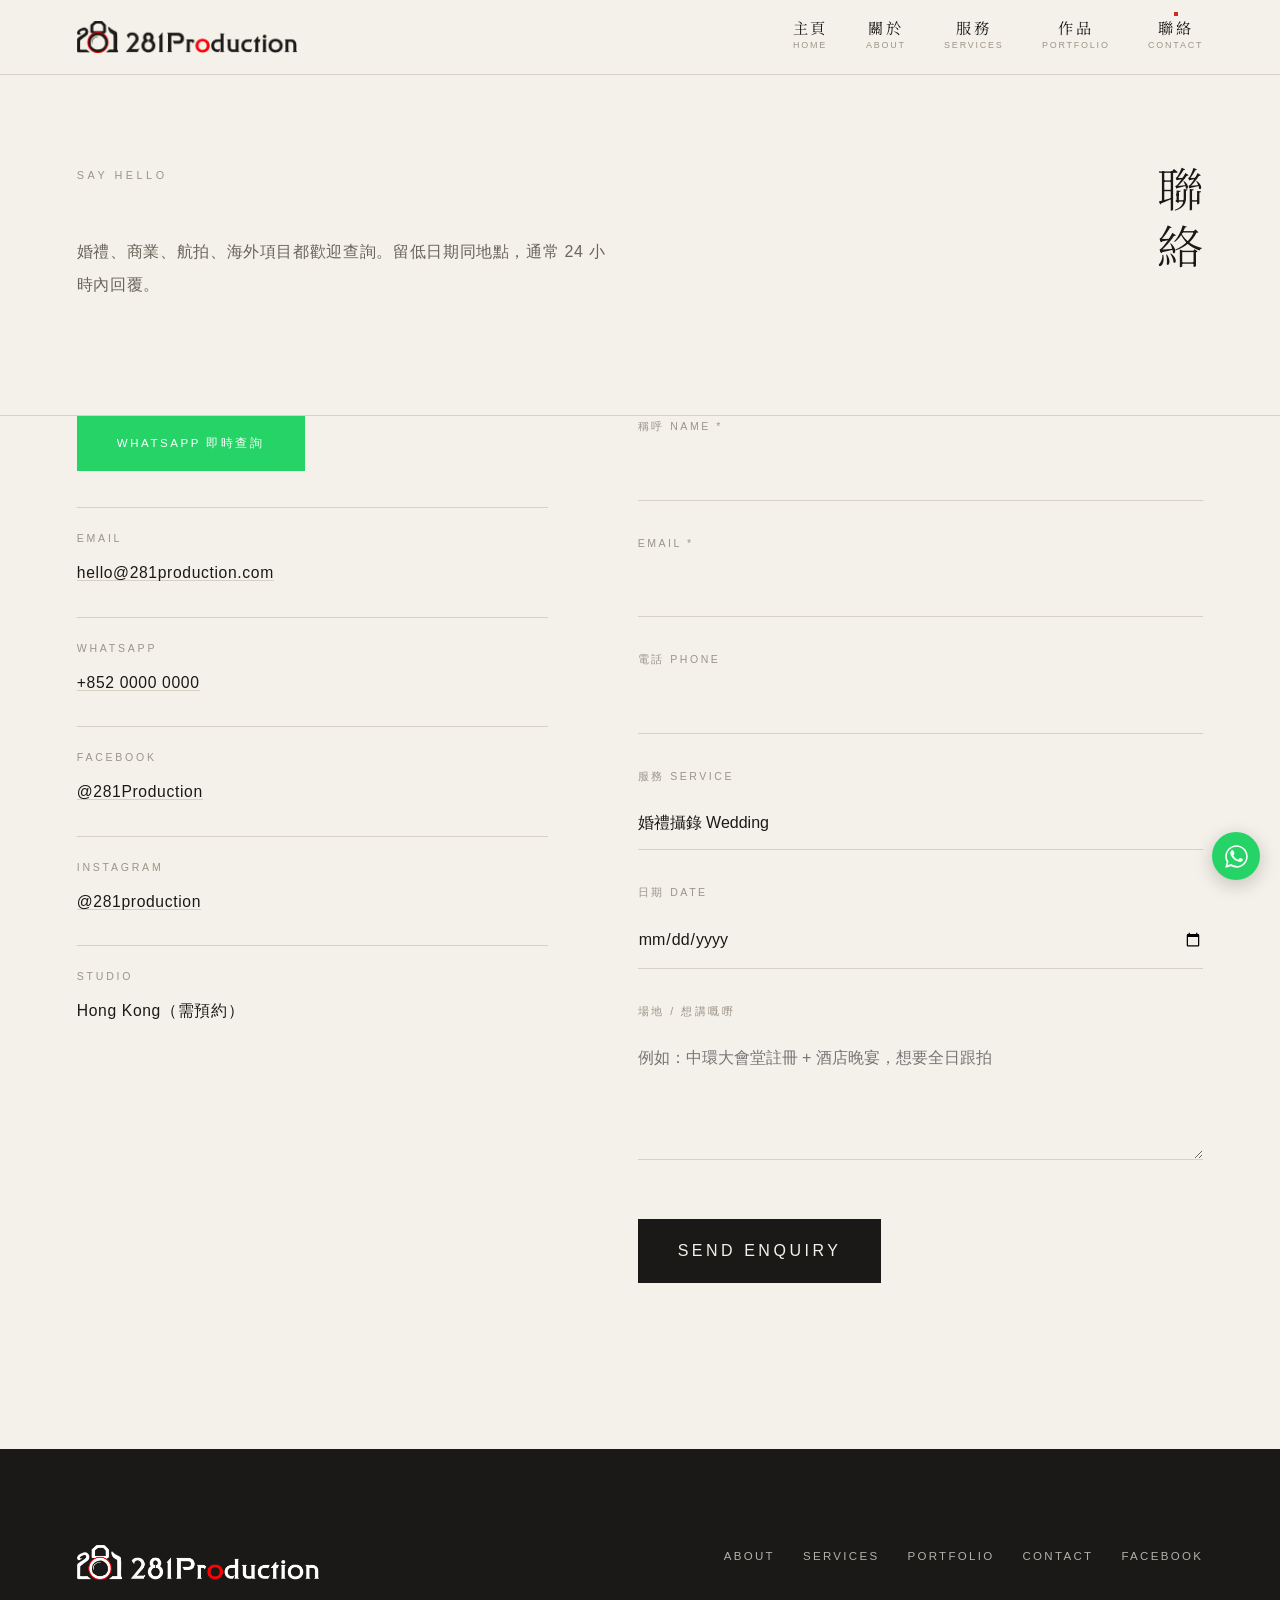
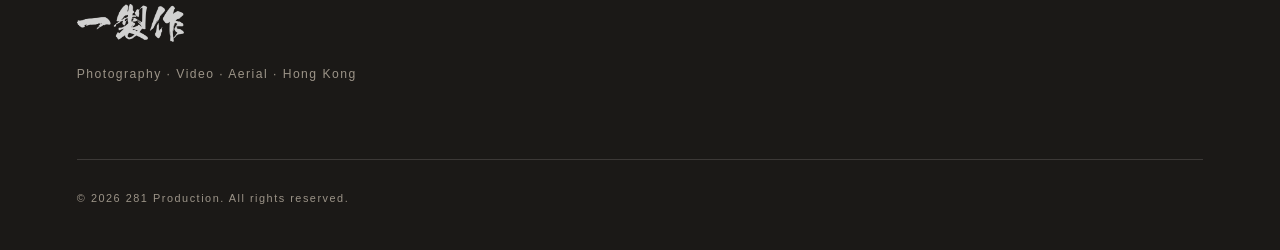
<file: contact.html>
<!DOCTYPE html>
<html lang="zh-HK">
<head>
<meta charset="UTF-8">
<meta name="viewport" content="width=device-width, initial-scale=1">
<meta name="theme-color" content="#f4f1ea">
<title>Contact — 281 Production</title>
<meta name="description" content="聯絡 281 Production 查詢婚禮攝影檔期同報價。">
<link rel="preconnect" href="https://fonts.googleapis.com">
<link rel="preconnect" href="https://fonts.gstatic.com" crossorigin>
<link href="https://fonts.googleapis.com/css2?family=Noto+Serif+TC:wght@200;300;400&display=swap" rel="stylesheet">
<link rel="icon" href="images/logo-mark-512.png" type="image/png">
<link rel="apple-touch-icon" href="images/logo-mark-180.png">
<link rel="stylesheet" href="css/style.css">
</head>
<body>

<a class="skip" href="#main">Skip to content</a>

<header class="site-header">
  <div class="bar">
    <a class="logo" href="index.html" aria-label="281 Production">
      <img src="images/logo-lockup-dark.png" alt="281 Production" width="900" height="131">
    </a>
    <button class="nav-toggle" aria-expanded="false" aria-controls="nav" aria-label="Menu">
      <span></span><span></span><span></span>
    </button>
    <nav id="nav" class="nav">
      <a href="index.html">主頁<span class="en">Home</span></a>
      <a href="about.html">關於<span class="en">About</span></a>
      <a href="services.html">服務<span class="en">Services</span></a>
      <a href="portfolio.html">作品<span class="en">Portfolio</span></a>
      <a href="contact.html" aria-current="page">聯絡<span class="en">Contact</span></a>
    </nav>
  </div>
</header>

<main id="main">

  <section class="page-head">
    <p class="eyebrow">Say hello</p>
    <h1>聯絡</h1>
    <p class="lede">婚禮、商業、航拍、海外項目都歡迎查詢。留低日期同地點，通常 24 小時內回覆。</p>
  </section>

  <section class="section" style="padding-top:0">
    <div class="contact-grid">

      <div>
        <!-- 香港客戶多數直接撳 WhatsApp，所以擺喺最前 -->
        <!-- TODO: 換上真實 WhatsApp 號碼（852 + 8 位數字） -->
        <p style="margin-bottom:2.25rem">
          <a class="btn wa-btn" href="https://wa.me/85200000000?text=%E4%BD%A0%E5%A5%BD%EF%BC%8C%E6%88%91%E6%83%B3%E6%9F%A5%E8%A9%A2%E6%94%9D%E5%BD%B1%E6%9C%8D%E5%8B%99" target="_blank" rel="noopener">WhatsApp 即時查詢</a>
        </p>

      <dl class="info">
        <dt>Email</dt>
        <!-- TODO: 換上真實 email（同時要改 contact.php 最上面嘅 $TO） -->
        <dd><a href="mailto:hello@281production.com">hello@281production.com</a></dd>

        <dt>WhatsApp</dt>
        <dd><a href="https://wa.me/85200000000" target="_blank" rel="noopener">+852 0000 0000</a></dd>

        <dt>Facebook</dt>
        <dd><a href="https://www.facebook.com/281Production" target="_blank" rel="noopener">@281Production</a></dd>

        <dt>Instagram</dt>
        <!-- TODO: 換上真實 IG handle -->
        <dd><a href="https://instagram.com/281production" target="_blank" rel="noopener">@281production</a></dd>

        <dt>Studio</dt>
        <!-- TODO: 換上真實地址；如果冇 studio 就刪走呢兩行 -->
        <dd>Hong Kong（需預約）</dd>
      </dl>
      </div>

      <div>
      <!-- 錯誤提示：contact.php 失敗會 redirect 返嚟帶 ?error=，由 main.js 顯示 -->
      <p class="notice bad" id="form-error" hidden></p>

      <!-- 交去 contact.php 處理（需要 PHP hosting，例如 GoDaddy cPanel）。
           成功 → thanks.html；失敗 → 帶 ?error= 返嚟。 -->
      <form action="contact.php" method="POST">
        <!-- honeypot：真人睇唔到，bot 會填。填咗就當 spam 靜靜擋走。 -->
        <div class="hp" aria-hidden="true">
          <label>唔使填 <input type="text" name="website" tabindex="-1" autocomplete="off"></label>
        </div>
        <label>
          <span>稱呼 Name *</span>
          <input type="text" name="name" required autocomplete="name">
        </label>
        <label>
          <span>Email *</span>
          <input type="email" name="email" required autocomplete="email">
        </label>
        <label>
          <span>電話 Phone</span>
          <input type="tel" name="phone" autocomplete="tel">
        </label>
        <label>
          <span>服務 Service</span>
          <select name="service">
            <option>婚禮攝錄 Wedding</option>
            <option>商業廣告 Commercial</option>
            <option>航拍 Aerial</option>
            <option>企業 · 海外業務會議 Corporate</option>
            <option>旅遊宣傳 Travel</option>
            <option>人像 Portrait</option>
            <option>其他 / 唔肯定</option>
          </select>
        </label>
        <label>
          <span>日期 Date</span>
          <input type="date" name="date">
        </label>
        <label>
          <span>場地 / 想講嘅嘢</span>
          <textarea name="message" placeholder="例如：中環大會堂註冊 + 酒店晚宴，想要全日跟拍"></textarea>
        </label>
        <button class="btn" type="submit">Send enquiry</button>
      </form>
      </div>

    </div>
  </section>

</main>

<footer class="site-footer">
  <div class="foot-grid">
    <div>
      <a class="logo" href="index.html" aria-label="281 Production">
        <img src="images/logo-lockup-light.png" alt="281 Production" width="900" height="131">
      </a>
      <img class="yatjai" src="images/logo-yatjai.png" alt="一製作" width="700" height="251">
      <p class="meta">Photography · Video · Aerial · Hong Kong</p>
    </div>
    <nav>
      <a href="about.html">About</a>
      <a href="services.html">Services</a>
      <a href="portfolio.html">Portfolio</a>
      <a href="contact.html">Contact</a>
      <a href="https://www.facebook.com/281Production" target="_blank" rel="noopener">Facebook</a>
    </nav>
  </div>
  <p class="copy">© <span data-year></span> 281 Production. All rights reserved.</p>
</footer>

<!-- 浮動 WhatsApp 按鈕。換真號碼：sed -i '' 's/85200000000/852你嘅8位數字/g' *.html -->
<a class="wa" href="https://wa.me/85200000000?text=%E4%BD%A0%E5%A5%BD%EF%BC%8C%E6%88%91%E6%83%B3%E6%9F%A5%E8%A9%A2%E6%94%9D%E5%BD%B1%E6%9C%8D%E5%8B%99"
   target="_blank" rel="noopener" aria-label="WhatsApp 查詢 281 Production"></a>

<script src="js/main.js"></script>
</body>
</html>
</file>
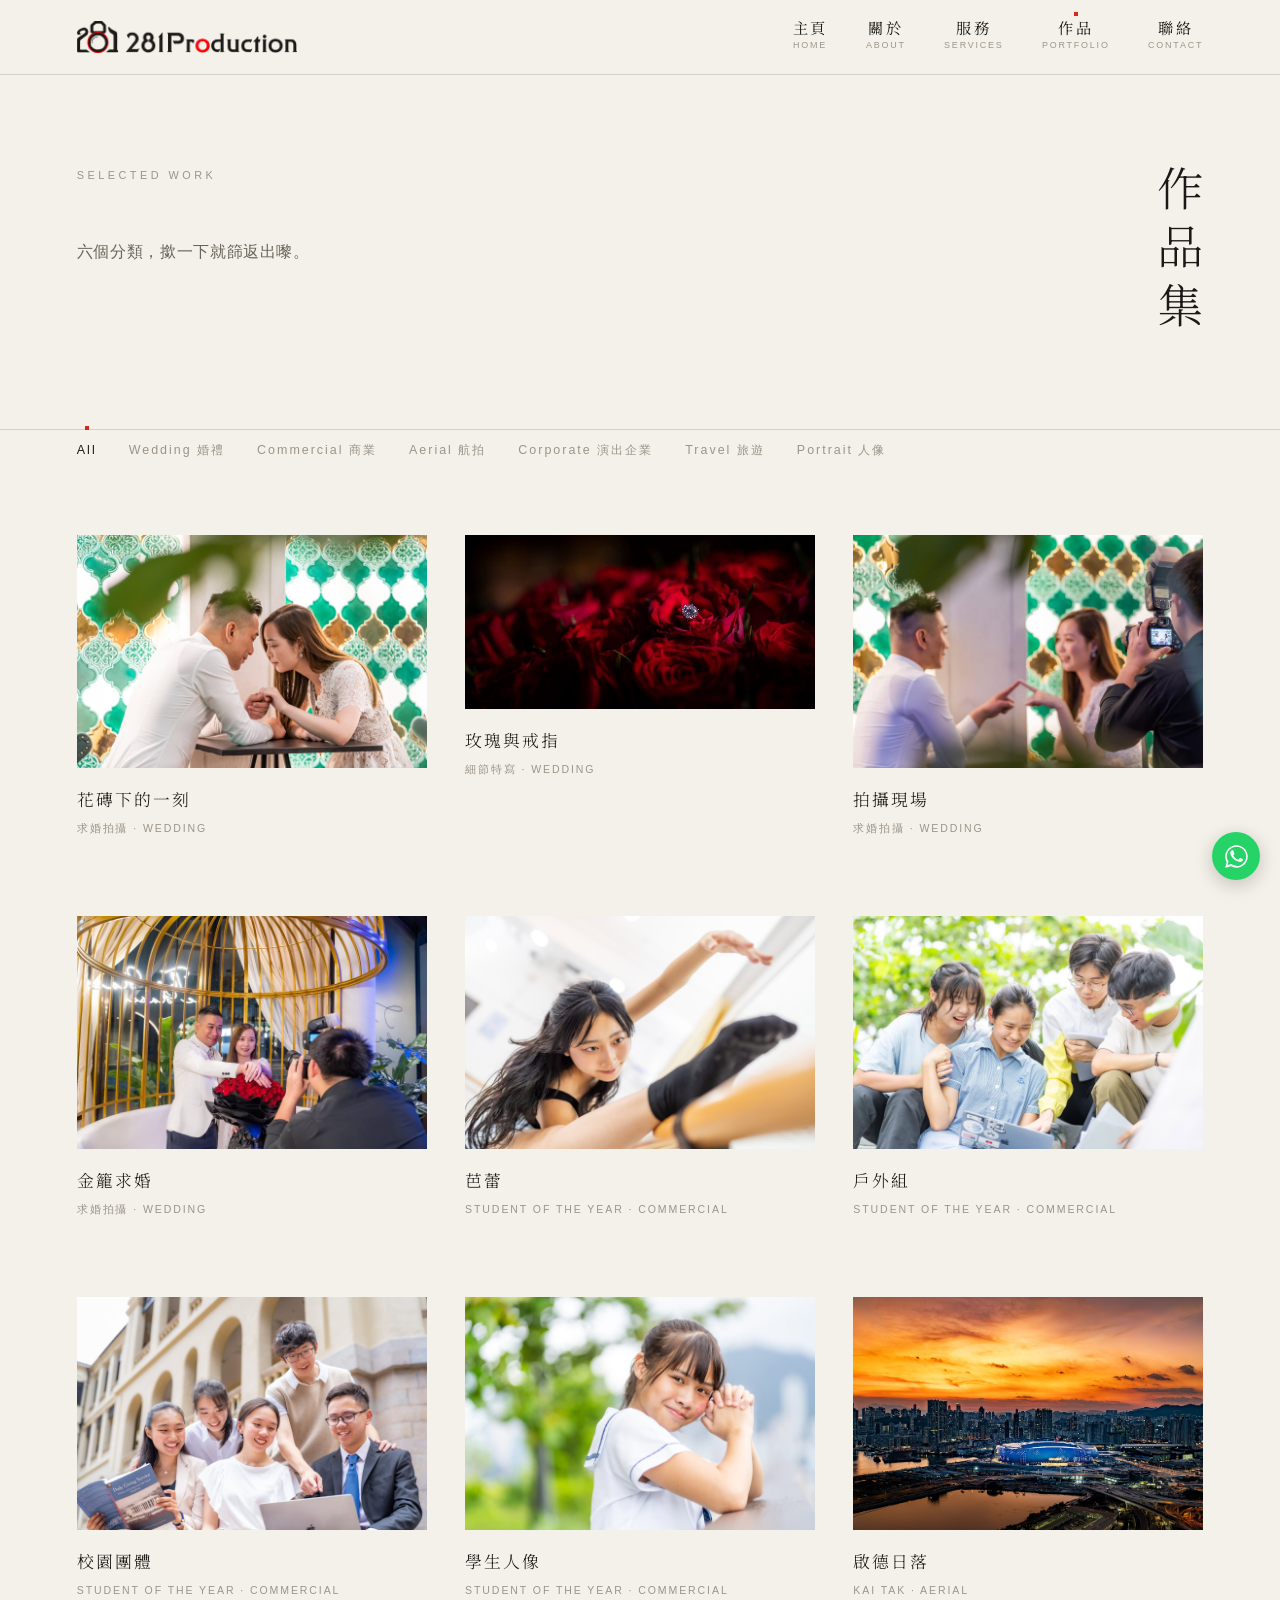
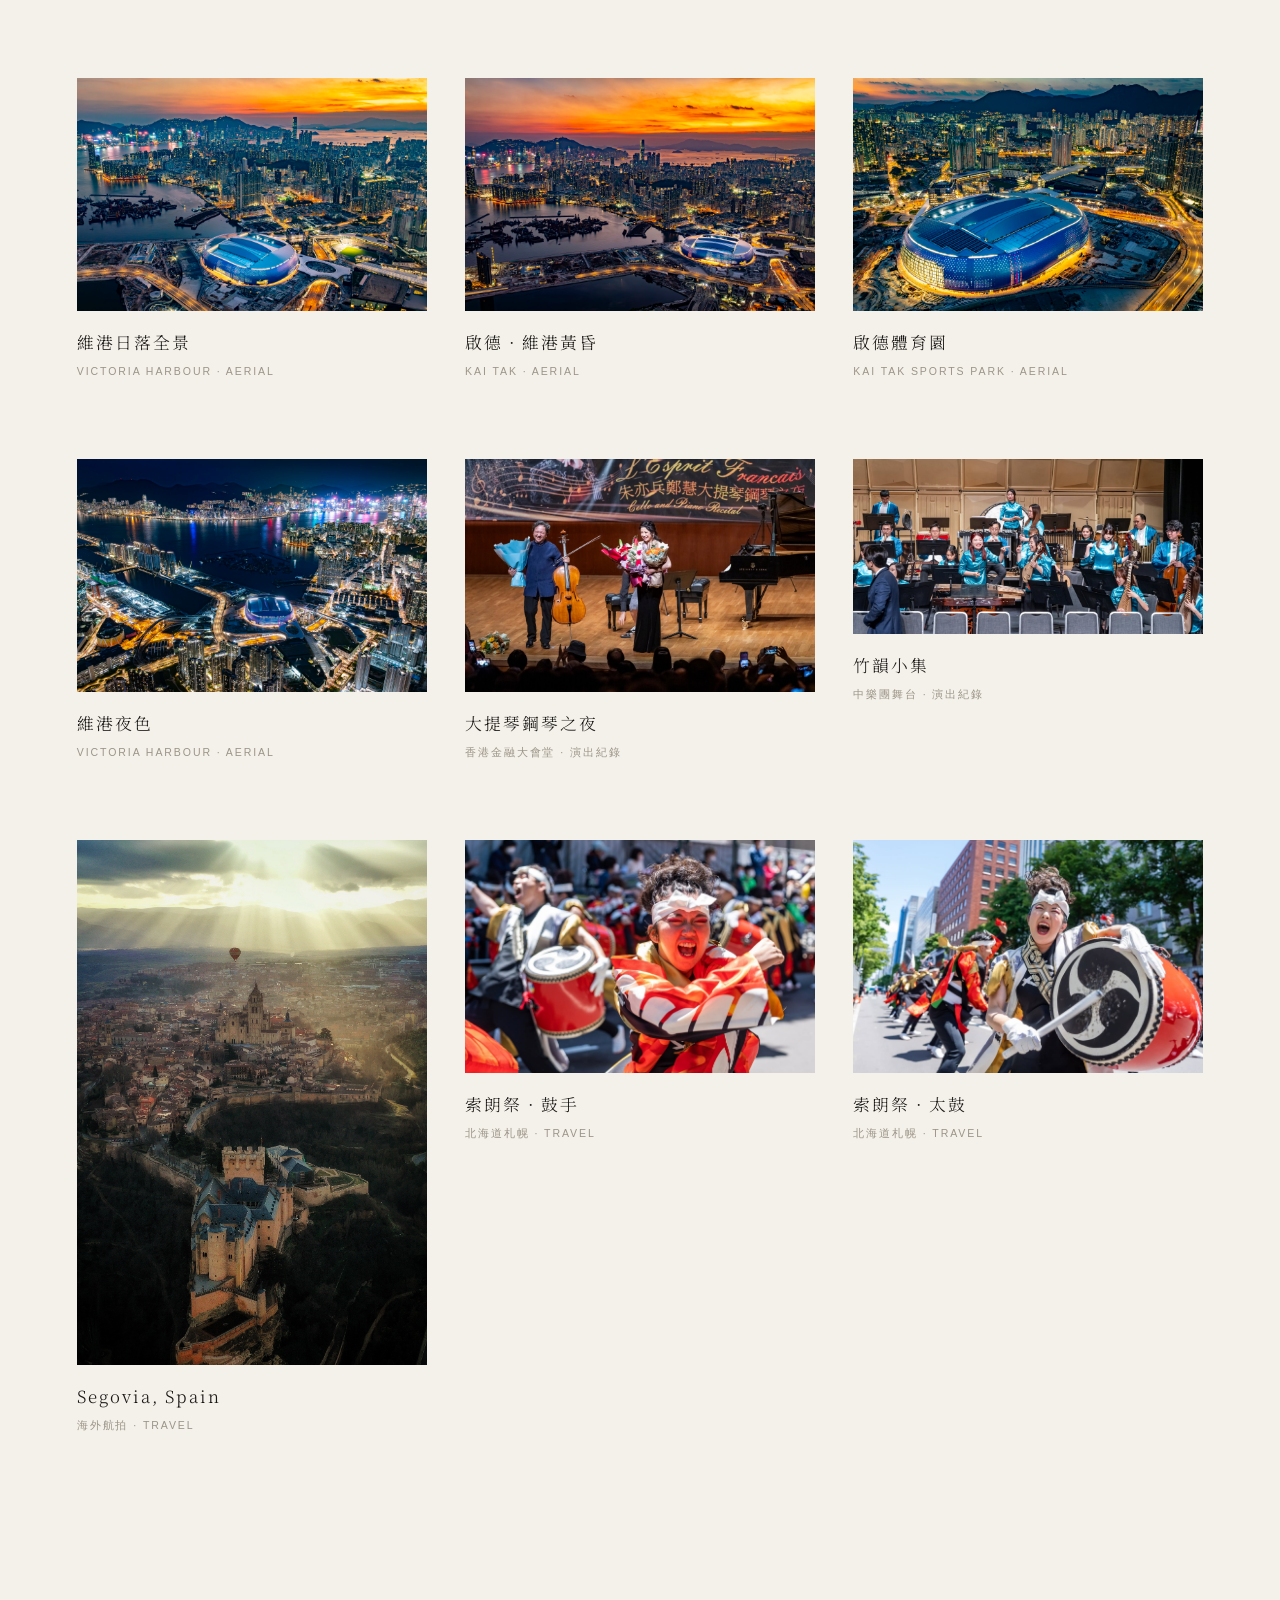
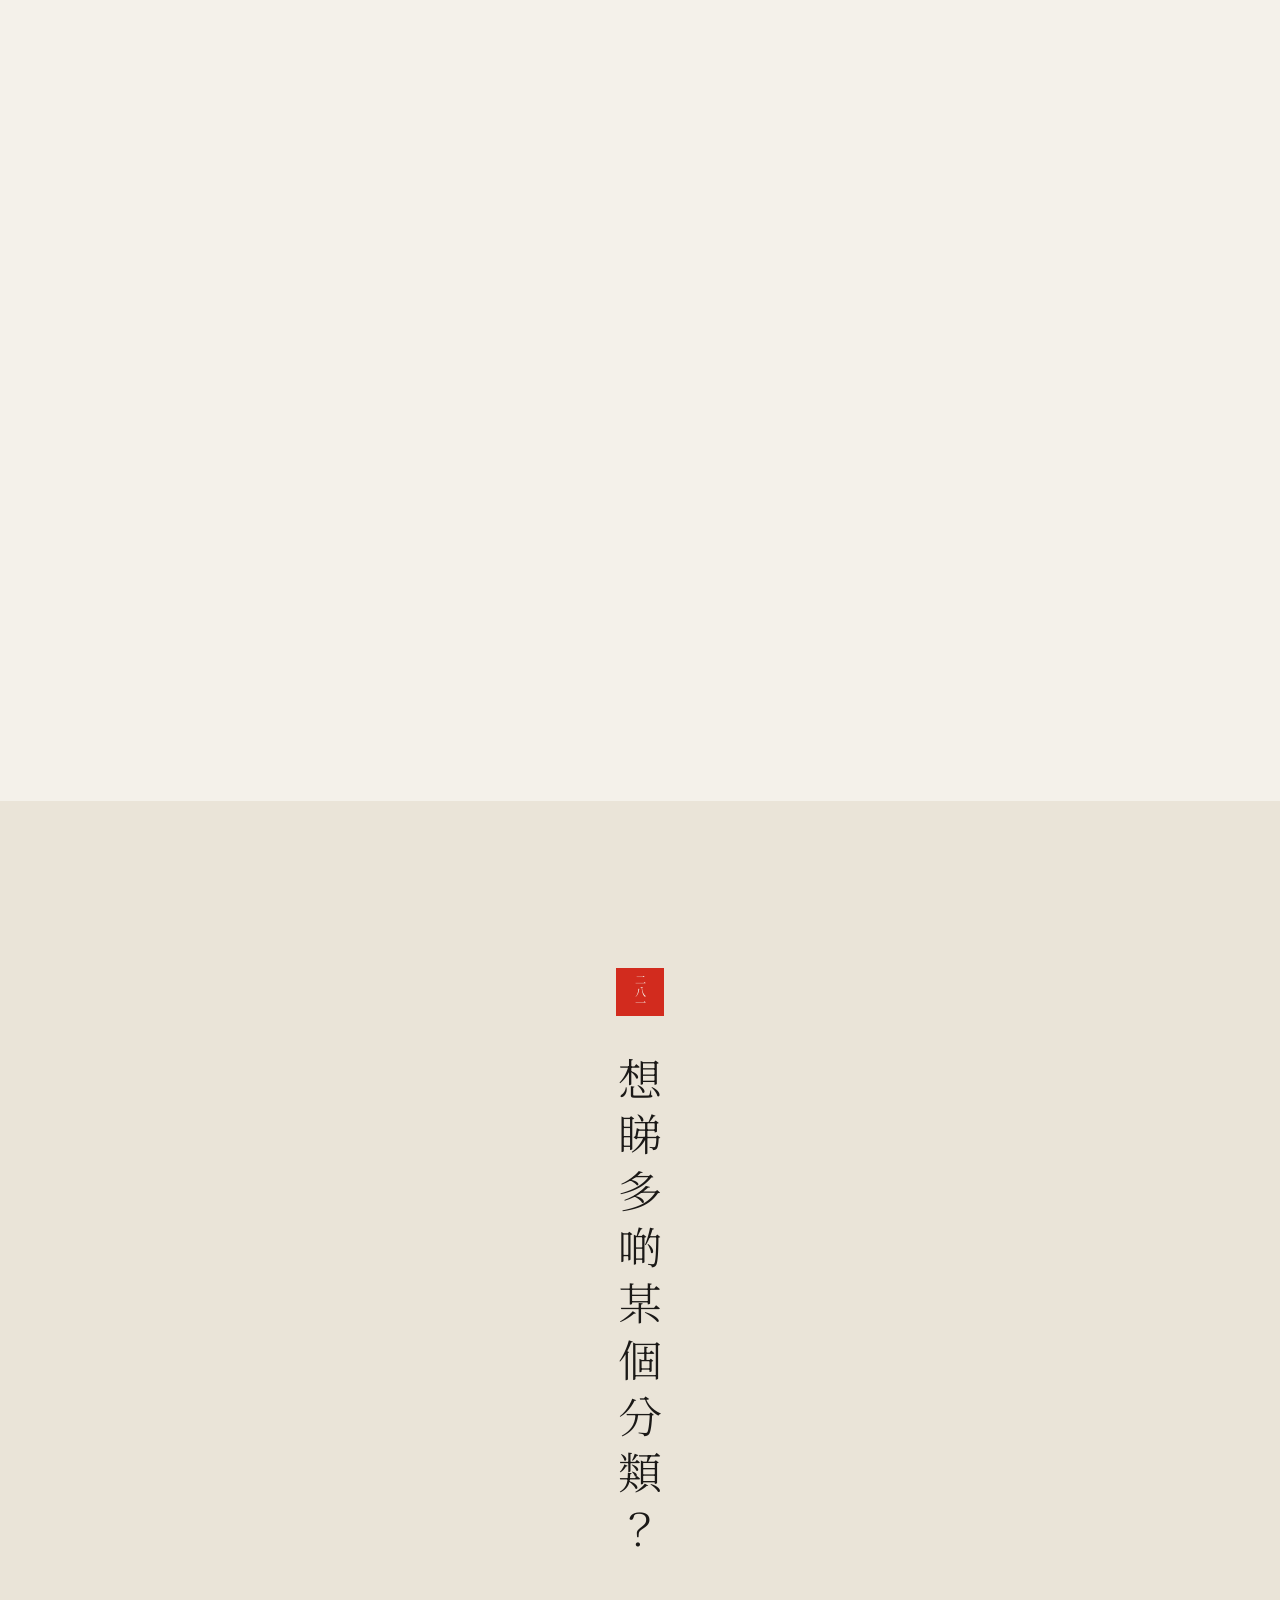
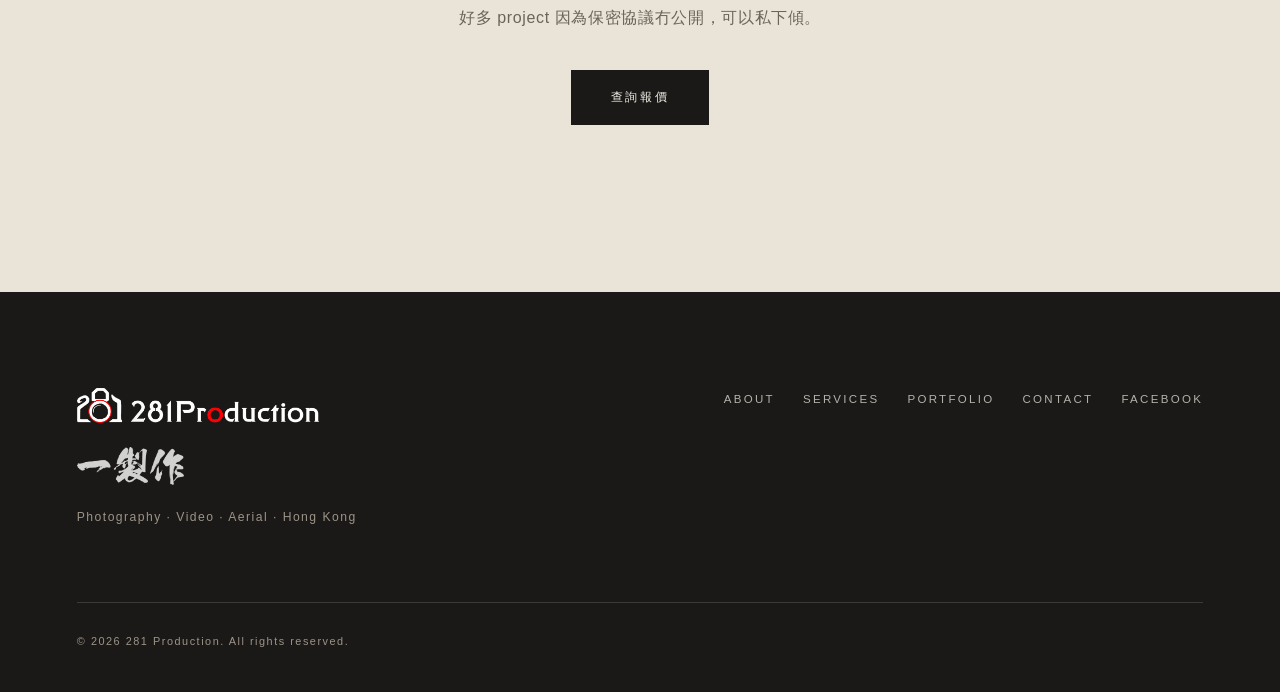
<file: portfolio.html>
<!DOCTYPE html>
<html lang="zh-HK">
<head>
<meta charset="UTF-8">
<meta name="viewport" content="width=device-width, initial-scale=1">
<meta name="theme-color" content="#f4f1ea">
<title>Portfolio — 281 Production</title>
<meta name="description" content="281 Production 作品集：婚禮、商業廣告、航拍、演出紀錄、旅遊宣傳、人像攝影。">
<link rel="preconnect" href="https://fonts.googleapis.com">
<link rel="preconnect" href="https://fonts.gstatic.com" crossorigin>
<link href="https://fonts.googleapis.com/css2?family=Noto+Serif+TC:wght@200;300;400&display=swap" rel="stylesheet">
<link rel="icon" href="images/logo-mark-512.png" type="image/png">
<link rel="apple-touch-icon" href="images/logo-mark-180.png">
<link rel="stylesheet" href="css/style.css">
</head>
<body>

<a class="skip" href="#main">Skip to content</a>

<header class="site-header">
  <div class="bar">
    <a class="logo" href="index.html" aria-label="281 Production">
      <img src="images/logo-lockup-dark.png" alt="281 Production" width="900" height="131">
    </a>
    <button class="nav-toggle" aria-expanded="false" aria-controls="nav" aria-label="Menu">
      <span></span><span></span><span></span>
    </button>
    <nav id="nav" class="nav">
      <a href="index.html">主頁<span class="en">Home</span></a>
      <a href="about.html">關於<span class="en">About</span></a>
      <a href="services.html">服務<span class="en">Services</span></a>
      <a href="portfolio.html" aria-current="page">作品<span class="en">Portfolio</span></a>
      <a href="contact.html">聯絡<span class="en">Contact</span></a>
    </nav>
  </div>
</header>

<main id="main">

  <section class="page-head">
    <p class="eyebrow">Selected work</p>
    <h1>作品集</h1>
    <p class="lede">六個分類，撳一下就篩返出嚟。</p>
  </section>

  <div class="filters">
    <button data-filter="all" aria-pressed="true">All</button>
    <button data-filter="wedding" aria-pressed="false">Wedding 婚禮</button>
    <button data-filter="commercial" aria-pressed="false">Commercial 商業</button>
    <button data-filter="aerial" aria-pressed="false">Aerial 航拍</button>
    <button data-filter="corporate" aria-pressed="false">Corporate 演出企業</button>
    <button data-filter="travel" aria-pressed="false">Travel 旅遊</button>
    <button data-filter="portrait" aria-pressed="false">Portrait 人像</button>
  </div>

  <!-- 加新作品：複製一個 .card，改 data-cat / 圖片路徑 / --ar / 標題。
       data-cat 必須係：wedding / commercial / aerial / corporate / travel / portrait
       --ar 跟返相嘅實際比例：橫度 3/2、超闊 2/1、直度 2/3 -->
  <section class="section" style="padding-top:0">
    <div class="grid">

      <!-- Wedding：求婚拍攝 2023 -->
      <a class="card" data-cat="wedding" href="#">
        <figure class="frame" style="--ar:3/2" data-label="images/wedding-01.jpg">
          <img src="images/wedding-01.jpg" alt="摩洛哥花磚背景情侶對望" loading="lazy"></figure>
        <h3>花磚下的一刻</h3><p class="meta">求婚拍攝 · Wedding</p>
      </a>

      <a class="card" data-cat="wedding" href="#">
        <figure class="frame" style="--ar:2/1" data-label="images/wedding-02.jpg">
          <img src="images/wedding-02.jpg" alt="紅玫瑰中嘅鑽石戒指特寫" loading="lazy"></figure>
        <h3>玫瑰與戒指</h3><p class="meta">細節特寫 · Wedding</p>
      </a>

      <a class="card" data-cat="wedding" href="#">
        <figure class="frame" style="--ar:3/2" data-label="images/wedding-03.jpg">
          <img src="images/wedding-03.jpg" alt="求婚拍攝現場，攝影師工作中" loading="lazy"></figure>
        <h3>拍攝現場</h3><p class="meta">求婚拍攝 · Wedding</p>
      </a>

      <a class="card" data-cat="wedding" href="#">
        <figure class="frame" style="--ar:3/2" data-label="images/wedding-04.jpg">
          <img src="images/wedding-04.jpg" alt="金色鳥籠求婚場景" loading="lazy"></figure>
        <h3>金籠求婚</h3><p class="meta">求婚拍攝 · Wedding</p>
      </a>

      <!-- Commercial：Student of the Year 2023 -->
      <a class="card" data-cat="commercial" href="#">
        <figure class="frame" style="--ar:3/2" data-label="images/commercial-01.jpg">
          <img src="images/commercial-01.jpg" alt="芭蕾舞排練，Student of the Year 拍攝" loading="lazy"></figure>
        <h3>芭蕾</h3><p class="meta">Student of the Year · Commercial</p>
      </a>

      <a class="card" data-cat="commercial" href="#">
        <figure class="frame" style="--ar:3/2" data-label="images/commercial-02.jpg">
          <img src="images/commercial-02.jpg" alt="學生戶外討論，Student of the Year 拍攝" loading="lazy"></figure>
        <h3>戶外組</h3><p class="meta">Student of the Year · Commercial</p>
      </a>

      <a class="card" data-cat="commercial" href="#">
        <figure class="frame" style="--ar:3/2" data-label="images/commercial-03.jpg">
          <img src="images/commercial-03.jpg" alt="校園團體照，Student of the Year 拍攝" loading="lazy"></figure>
        <h3>校園團體</h3><p class="meta">Student of the Year · Commercial</p>
      </a>

      <a class="card" data-cat="commercial" href="#">
        <figure class="frame" style="--ar:3/2" data-label="images/commercial-04.jpg">
          <img src="images/commercial-04.jpg" alt="學生人像，Student of the Year 拍攝" loading="lazy"></figure>
        <h3>學生人像</h3><p class="meta">Student of the Year · Commercial</p>
      </a>

      <!-- Aerial：香港航拍 -->
      <a class="card" data-cat="aerial" href="#">
        <figure class="frame" style="--ar:3/2" data-label="images/aerial-01.jpg">
          <img src="images/aerial-01.jpg" alt="啟德體育園日落航拍" loading="lazy"></figure>
        <h3>啟德日落</h3><p class="meta">Kai Tak · Aerial</p>
      </a>

      <a class="card" data-cat="aerial" href="#">
        <figure class="frame" style="--ar:3/2" data-label="images/aerial-02.jpg">
          <img src="images/aerial-02.jpg" alt="維港與啟德日落全景航拍" loading="lazy"></figure>
        <h3>維港日落全景</h3><p class="meta">Victoria Harbour · Aerial</p>
      </a>

      <a class="card" data-cat="aerial" href="#">
        <figure class="frame" style="--ar:3/2" data-label="images/aerial-03.jpg">
          <img src="images/aerial-03.jpg" alt="啟德與維港黃昏航拍" loading="lazy"></figure>
        <h3>啟德 · 維港黃昏</h3><p class="meta">Kai Tak · Aerial</p>
      </a>

      <a class="card" data-cat="aerial" href="#">
        <figure class="frame" style="--ar:3/2" data-label="images/aerial-04.jpg">
          <img src="images/aerial-04.jpg" alt="啟德體育園夜景航拍" loading="lazy"></figure>
        <h3>啟德體育園</h3><p class="meta">Kai Tak Sports Park · Aerial</p>
      </a>

      <a class="card" data-cat="aerial" href="#">
        <figure class="frame" style="--ar:3/2" data-label="images/aerial-05.jpg">
          <img src="images/aerial-05.jpg" alt="維港夜色高空俯瞰航拍" loading="lazy"></figure>
        <h3>維港夜色</h3><p class="meta">Victoria Harbour · Aerial</p>
      </a>

      <!-- Corporate：音樂會 · 演出紀錄 -->
      <a class="card" data-cat="corporate" href="#">
        <figure class="frame" style="--ar:3/2" data-label="images/corporate-01.jpg">
          <img src="images/corporate-01.jpg" alt="朱亦兵鄭慧大提琴鋼琴之夜謝幕" loading="lazy"></figure>
        <h3>大提琴鋼琴之夜</h3><p class="meta">香港金融大會堂 · 演出紀錄</p>
      </a>

      <a class="card" data-cat="corporate" href="#">
        <figure class="frame" style="--ar:2/1" data-label="images/corporate-02.jpg">
          <img src="images/corporate-02.jpg" alt="竹韻小集中樂團舞台全景" loading="lazy"></figure>
        <h3>竹韻小集</h3><p class="meta">中樂團舞台 · 演出紀錄</p>
      </a>

      <!-- Travel：北海道札幌索朗祭 2023 -->
      <a class="card" data-cat="travel" href="#">
        <figure class="frame" style="--ar:2/3" data-label="images/travel-01.jpg">
          <img src="images/travel-01.jpg" alt="西班牙 Segovia 城堡與熱氣球航拍" loading="lazy"></figure>
        <h3>Segovia, Spain</h3><p class="meta">海外航拍 · Travel</p>
      </a>

      <a class="card" data-cat="travel" href="#">
        <figure class="frame" style="--ar:3/2" data-label="images/travel-02.jpg">
          <img src="images/travel-02.jpg" alt="札幌索朗祭紅衣鼓手" loading="lazy"></figure>
        <h3>索朗祭 · 鼓手</h3><p class="meta">北海道札幌 · Travel</p>
      </a>

      <a class="card" data-cat="travel" href="#">
        <figure class="frame" style="--ar:3/2" data-label="images/travel-03.jpg">
          <img src="images/travel-03.jpg" alt="札幌索朗祭太鼓演出" loading="lazy"></figure>
        <h3>索朗祭 · 太鼓</h3><p class="meta">北海道札幌 · Travel</p>
      </a>

      <a class="card" data-cat="travel" href="#">
        <figure class="frame" style="--ar:3/2" data-label="images/travel-04.jpg">
          <img src="images/travel-04.jpg" alt="札幌索朗祭群舞" loading="lazy"></figure>
        <h3>索朗祭 · 群舞</h3><p class="meta">北海道札幌 · Travel</p>
      </a>

      <a class="card" data-cat="travel" href="#">
        <figure class="frame" style="--ar:2/3" data-label="images/travel-05.jpg">
          <img src="images/travel-05.jpg" alt="札幌索朗祭紅衣斗笠舞者" loading="lazy"></figure>
        <h3>索朗祭 · 斗笠舞者</h3><p class="meta">北海道札幌 · Travel</p>
      </a>

      <!-- Portrait：商務形象照 + 竹韻小集樂師專輯 -->
      <a class="card" data-cat="portrait" href="#">
        <figure class="frame" style="--ar:2/3" data-label="images/portrait-01.jpg">
          <img src="images/portrait-01.jpg" alt="專業商務形象照" loading="lazy"></figure>
        <h3>專業形象照</h3><p class="meta">Studio · Portrait</p>
      </a>

      <a class="card" data-cat="portrait" href="#">
        <figure class="frame" style="--ar:2/3" data-label="images/portrait-02.jpg">
          <img src="images/portrait-02.jpg" alt="商務人像棚拍" loading="lazy"></figure>
        <h3>商務人像</h3><p class="meta">Studio · Portrait</p>
      </a>

      <a class="card" data-cat="portrait" href="#">
        <figure class="frame" style="--ar:2/3" data-label="images/portrait-03.jpg">
          <img src="images/portrait-03.jpg" alt="百葉窗光影人像" loading="lazy"></figure>
        <h3>光影人像</h3><p class="meta">Studio · Portrait</p>
      </a>

      <a class="card" data-cat="portrait" href="#">
        <figure class="frame" style="--ar:2/3" data-label="images/portrait-04.jpg">
          <img src="images/portrait-04.jpg" alt="商務形象照棚拍" loading="lazy"></figure>
        <h3>商務形象照</h3><p class="meta">Studio · Portrait</p>
      </a>

      <a class="card" data-cat="portrait" href="#">
        <figure class="frame" style="--ar:3/2" data-label="images/portrait-05.jpg">
          <img src="images/portrait-05.jpg" alt="嬰兒團體照棚拍" loading="lazy"></figure>
        <h3>BB 團體照</h3><p class="meta">Studio · Portrait</p>
      </a>

      <a class="card" data-cat="portrait" href="#">
        <figure class="frame" style="--ar:2/3" data-label="images/portrait-07.jpg">
          <img src="images/portrait-07.jpg" alt="竹韻小集琵琶樂師，中式門框場景" loading="lazy"></figure>
        <h3>琵琶 · 門框</h3><p class="meta">竹韻小集樂師專輯 · Portrait</p>
      </a>

      <a class="card" data-cat="portrait" href="#">
        <figure class="frame" style="--ar:2/3" data-label="images/portrait-09.jpg">
          <img src="images/portrait-09.jpg" alt="竹韻小集琵琶樂師，中式椅場景" loading="lazy"></figure>
        <h3>琵琶 · 中式椅</h3><p class="meta">竹韻小集樂師專輯 · Portrait</p>
      </a>

      <a class="card" data-cat="portrait" href="#">
        <figure class="frame" style="--ar:3/2" data-label="images/portrait-06.jpg">
          <img src="images/portrait-06.jpg" alt="竹韻小集揚琴樂師，紅色場景" loading="lazy"></figure>
        <h3>揚琴</h3><p class="meta">竹韻小集樂師專輯 · Portrait</p>
      </a>

      <a class="card" data-cat="portrait" href="#">
        <figure class="frame" style="--ar:3/2" data-label="images/portrait-08.jpg">
          <img src="images/portrait-08.jpg" alt="竹韻小集笛樂師，竹林場景" loading="lazy"></figure>
        <h3>笛 · 竹林</h3><p class="meta">竹韻小集樂師專輯 · Portrait</p>
      </a>

    </div>
  </section>

  <section class="cta">
    <span class="seal" aria-hidden="true">二八一</span>
    <h2>想睇多啲某個分類？</h2>
    <p>好多 project 因為保密協議冇公開，可以私下傾。</p>
    <a class="btn" href="contact.html">查詢報價</a>
  </section>

</main>

<footer class="site-footer">
  <div class="foot-grid">
    <div>
      <a class="logo" href="index.html" aria-label="281 Production">
        <img src="images/logo-lockup-light.png" alt="281 Production" width="900" height="131">
      </a>
      <img class="yatjai" src="images/logo-yatjai.png" alt="一製作" width="700" height="251">
      <p class="meta">Photography · Video · Aerial · Hong Kong</p>
    </div>
    <nav>
      <a href="about.html">About</a>
      <a href="services.html">Services</a>
      <a href="portfolio.html">Portfolio</a>
      <a href="contact.html">Contact</a>
      <a href="https://www.facebook.com/281Production" target="_blank" rel="noopener">Facebook</a>
    </nav>
  </div>
  <p class="copy">© <span data-year></span> 281 Production. All rights reserved.</p>
</footer>

<!-- 浮動 WhatsApp 按鈕。換真號碼：sed -i '' 's/85200000000/852你嘅8位數字/g' *.html -->
<a class="wa" href="https://wa.me/85200000000?text=%E4%BD%A0%E5%A5%BD%EF%BC%8C%E6%88%91%E6%83%B3%E6%9F%A5%E8%A9%A2%E6%94%9D%E5%BD%B1%E6%9C%8D%E5%8B%99"
   target="_blank" rel="noopener" aria-label="WhatsApp 查詢 281 Production"></a>

<script src="js/main.js"></script>
</body>
</html>
</file>
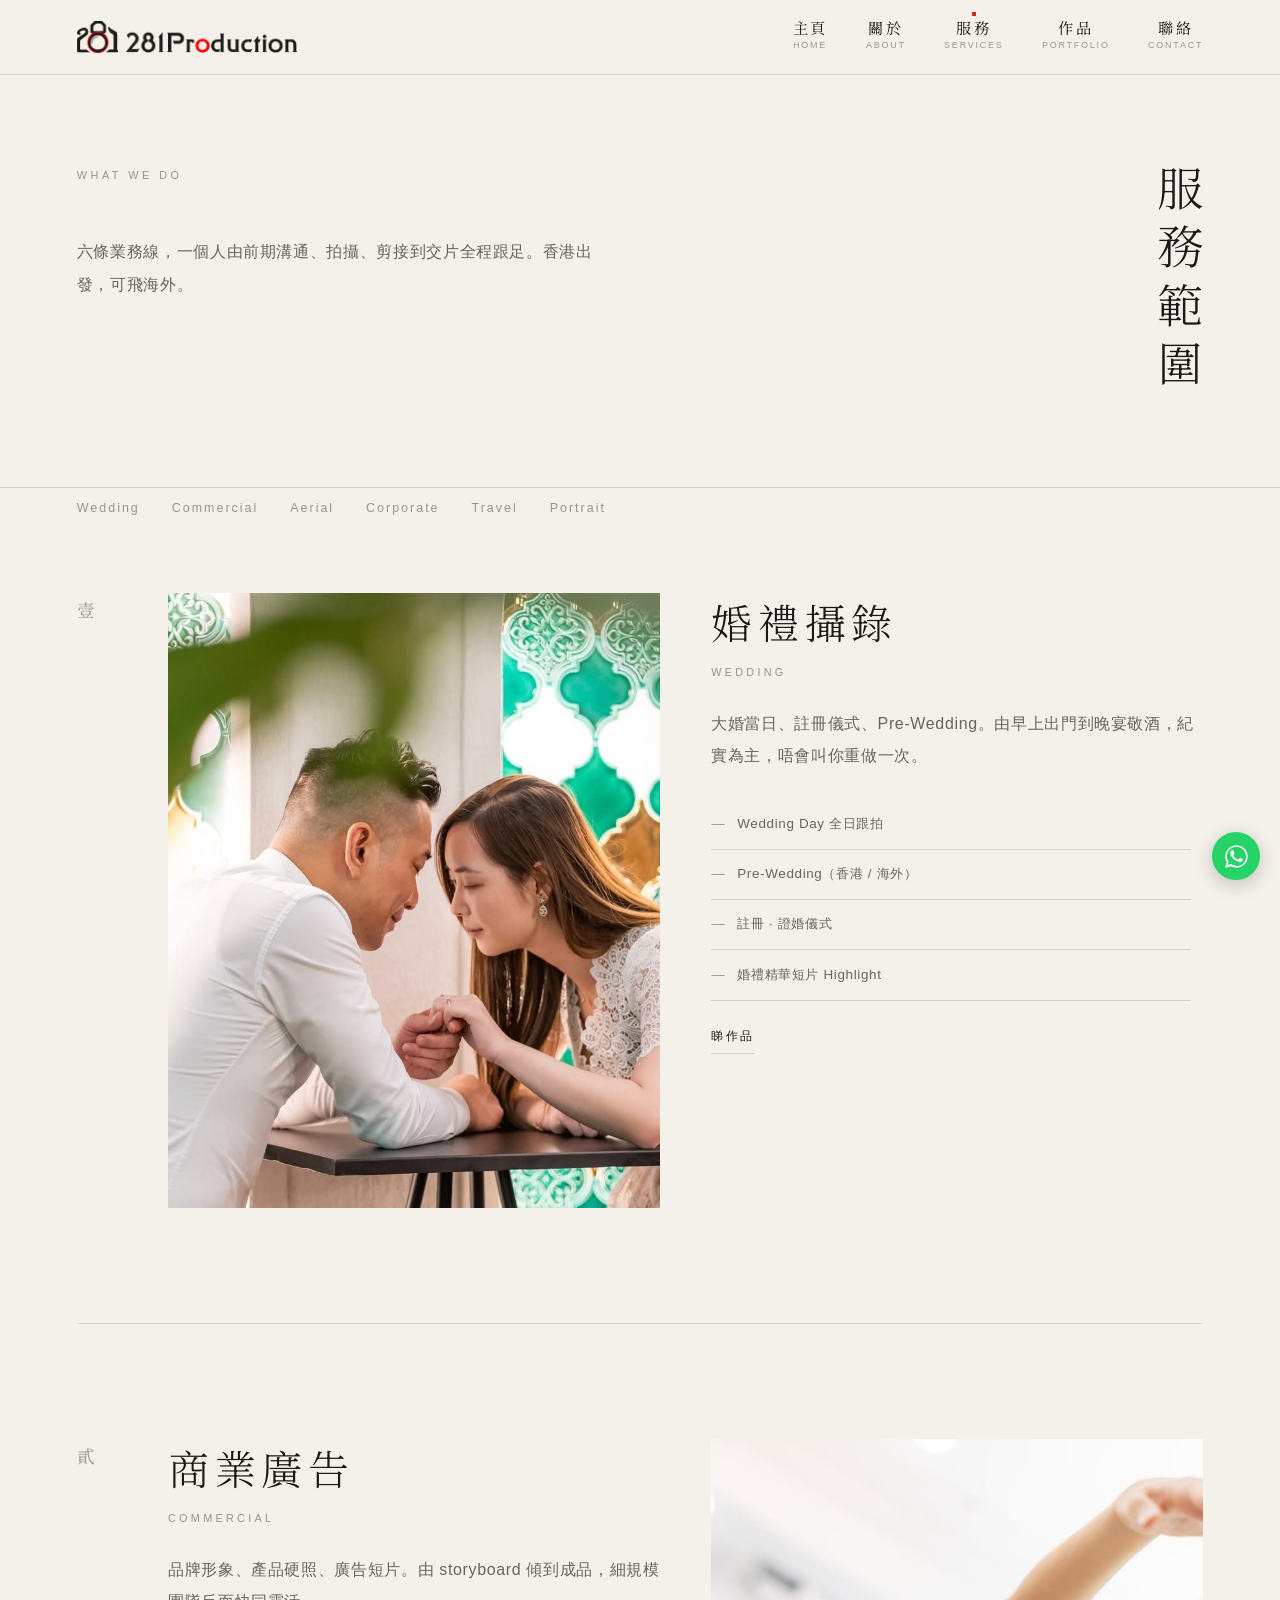
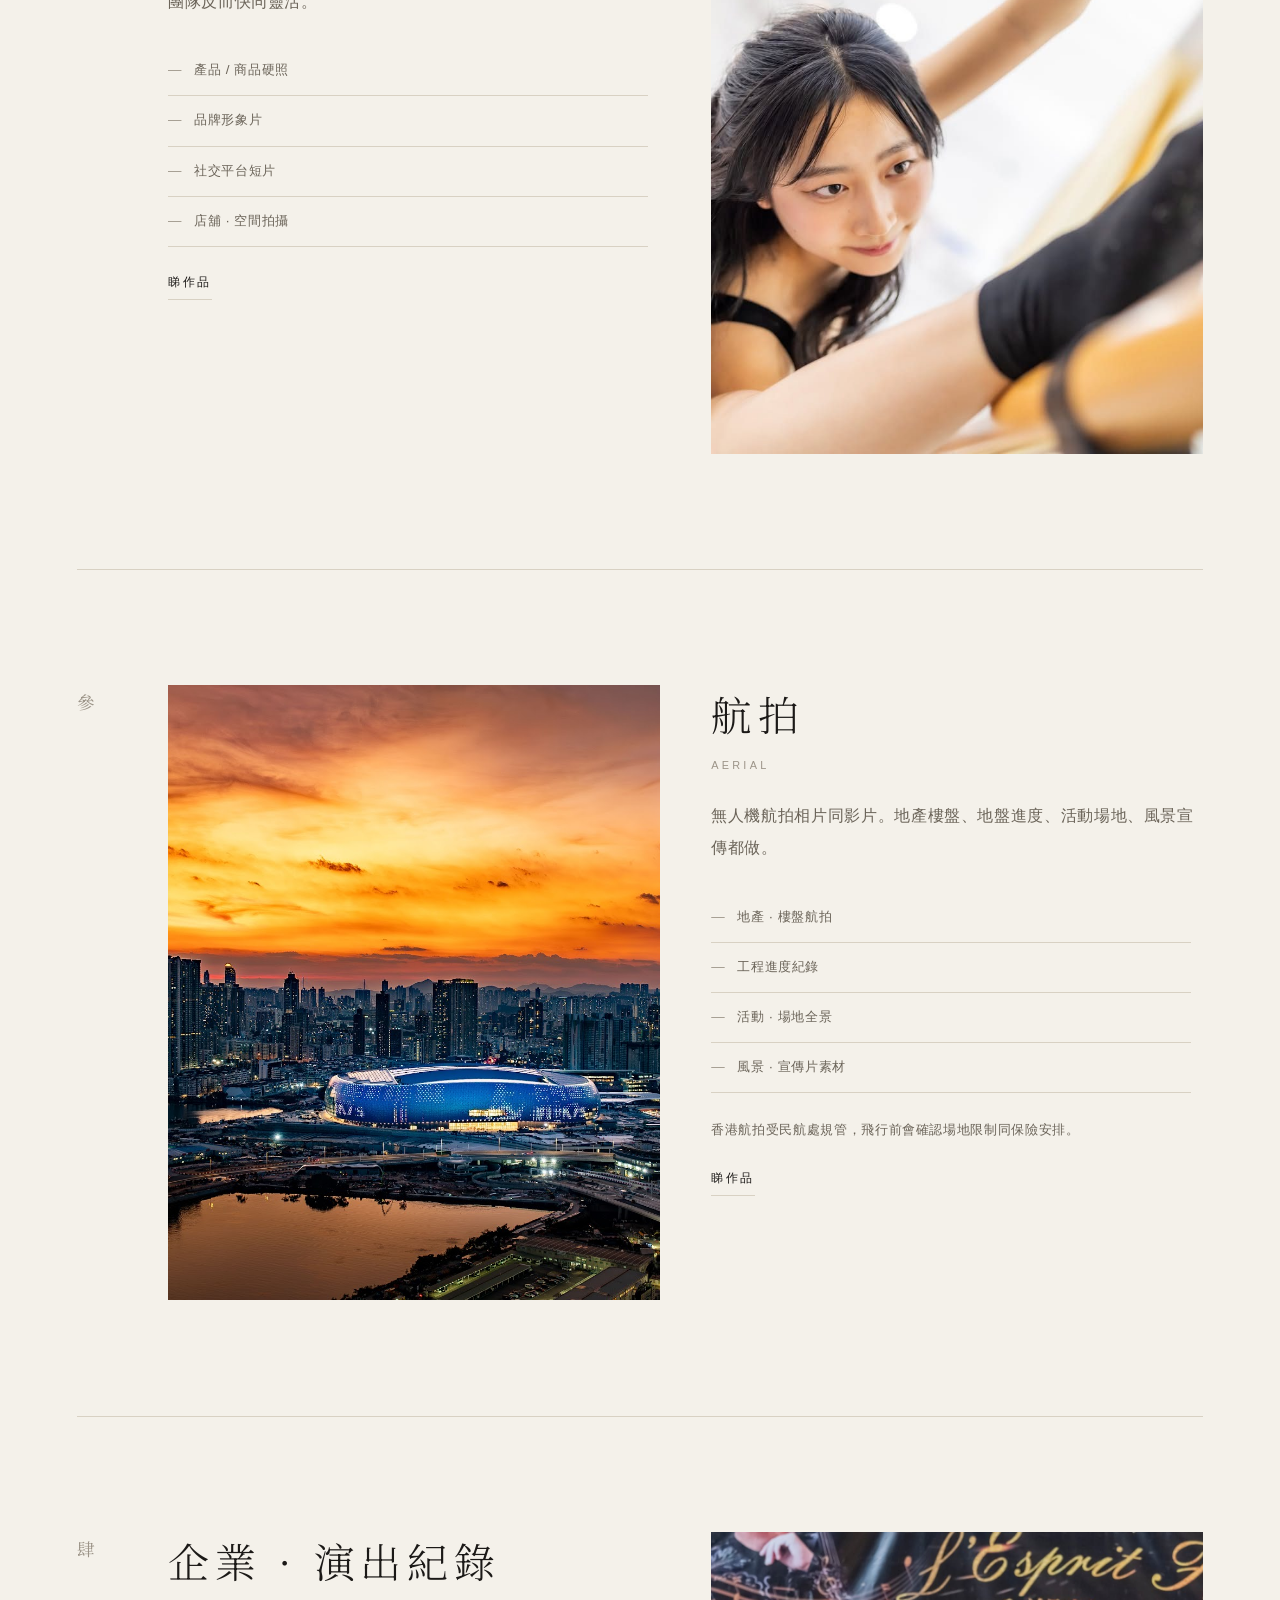
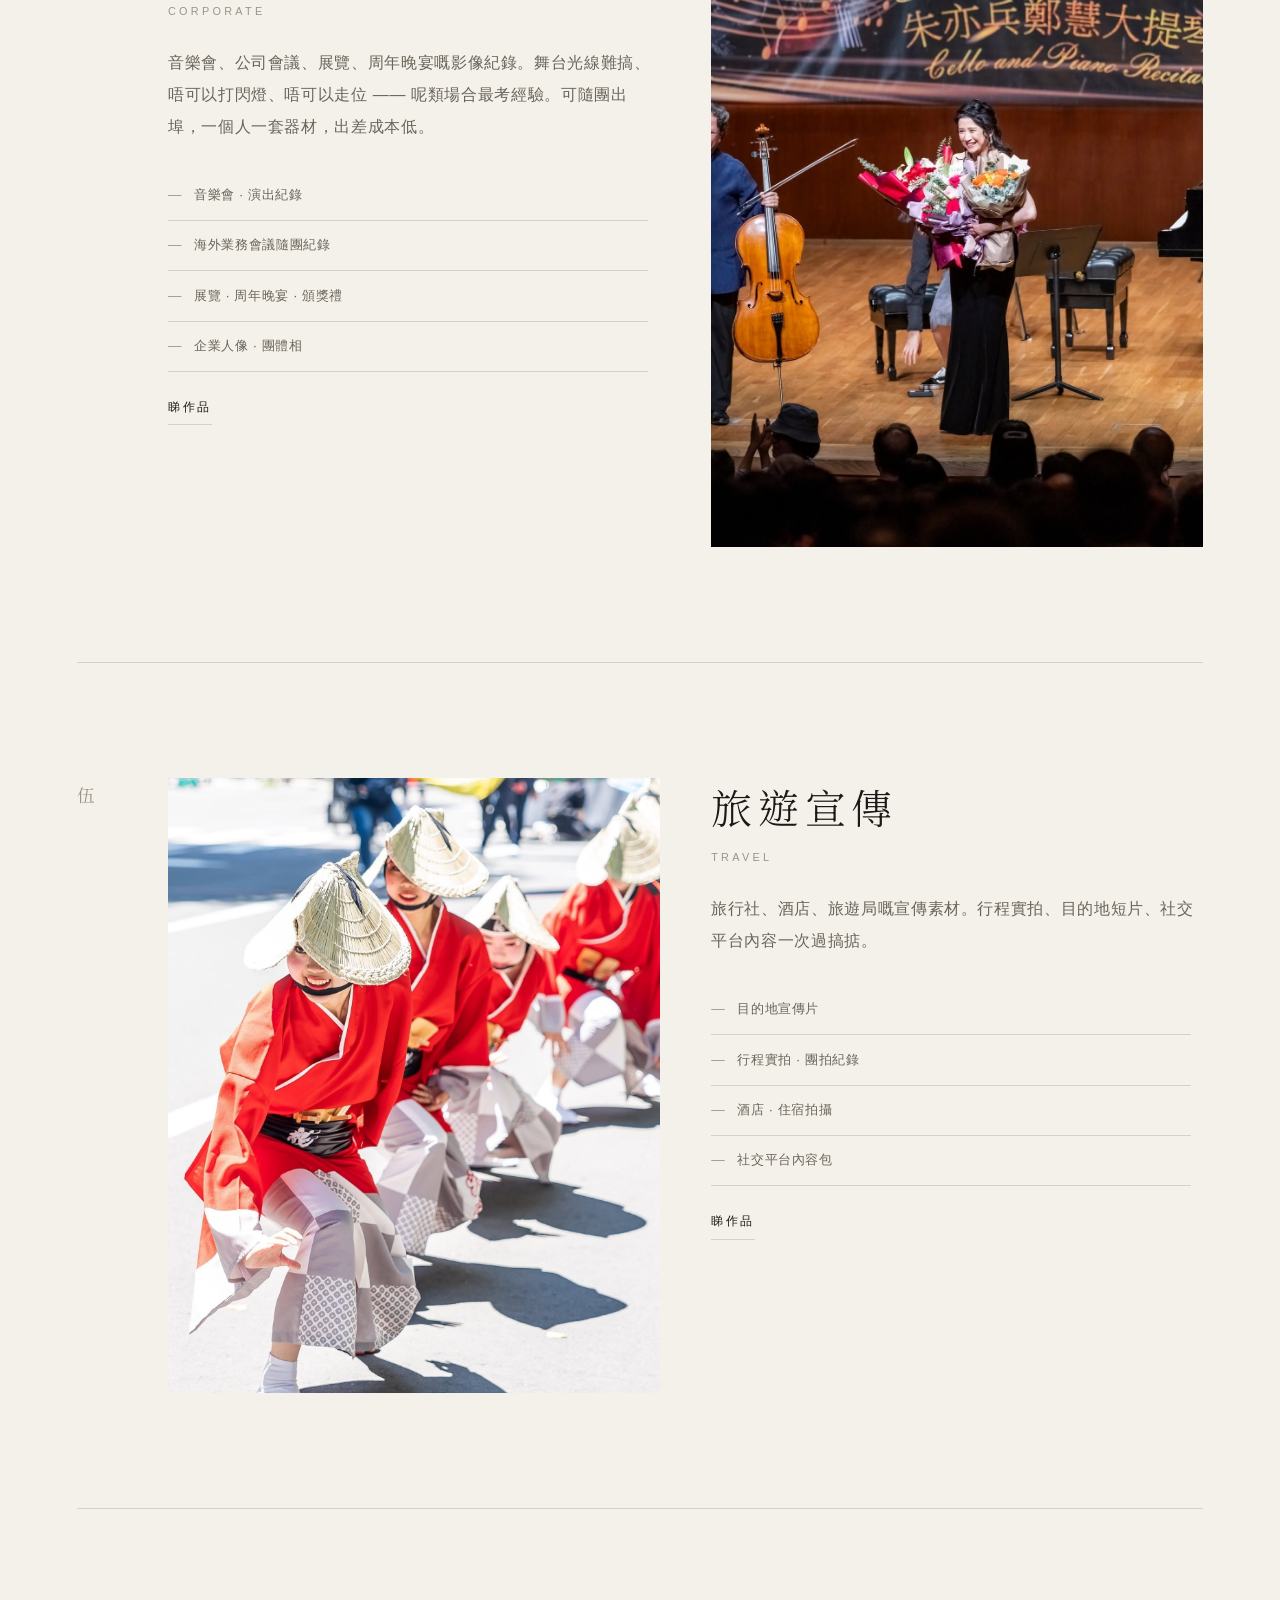
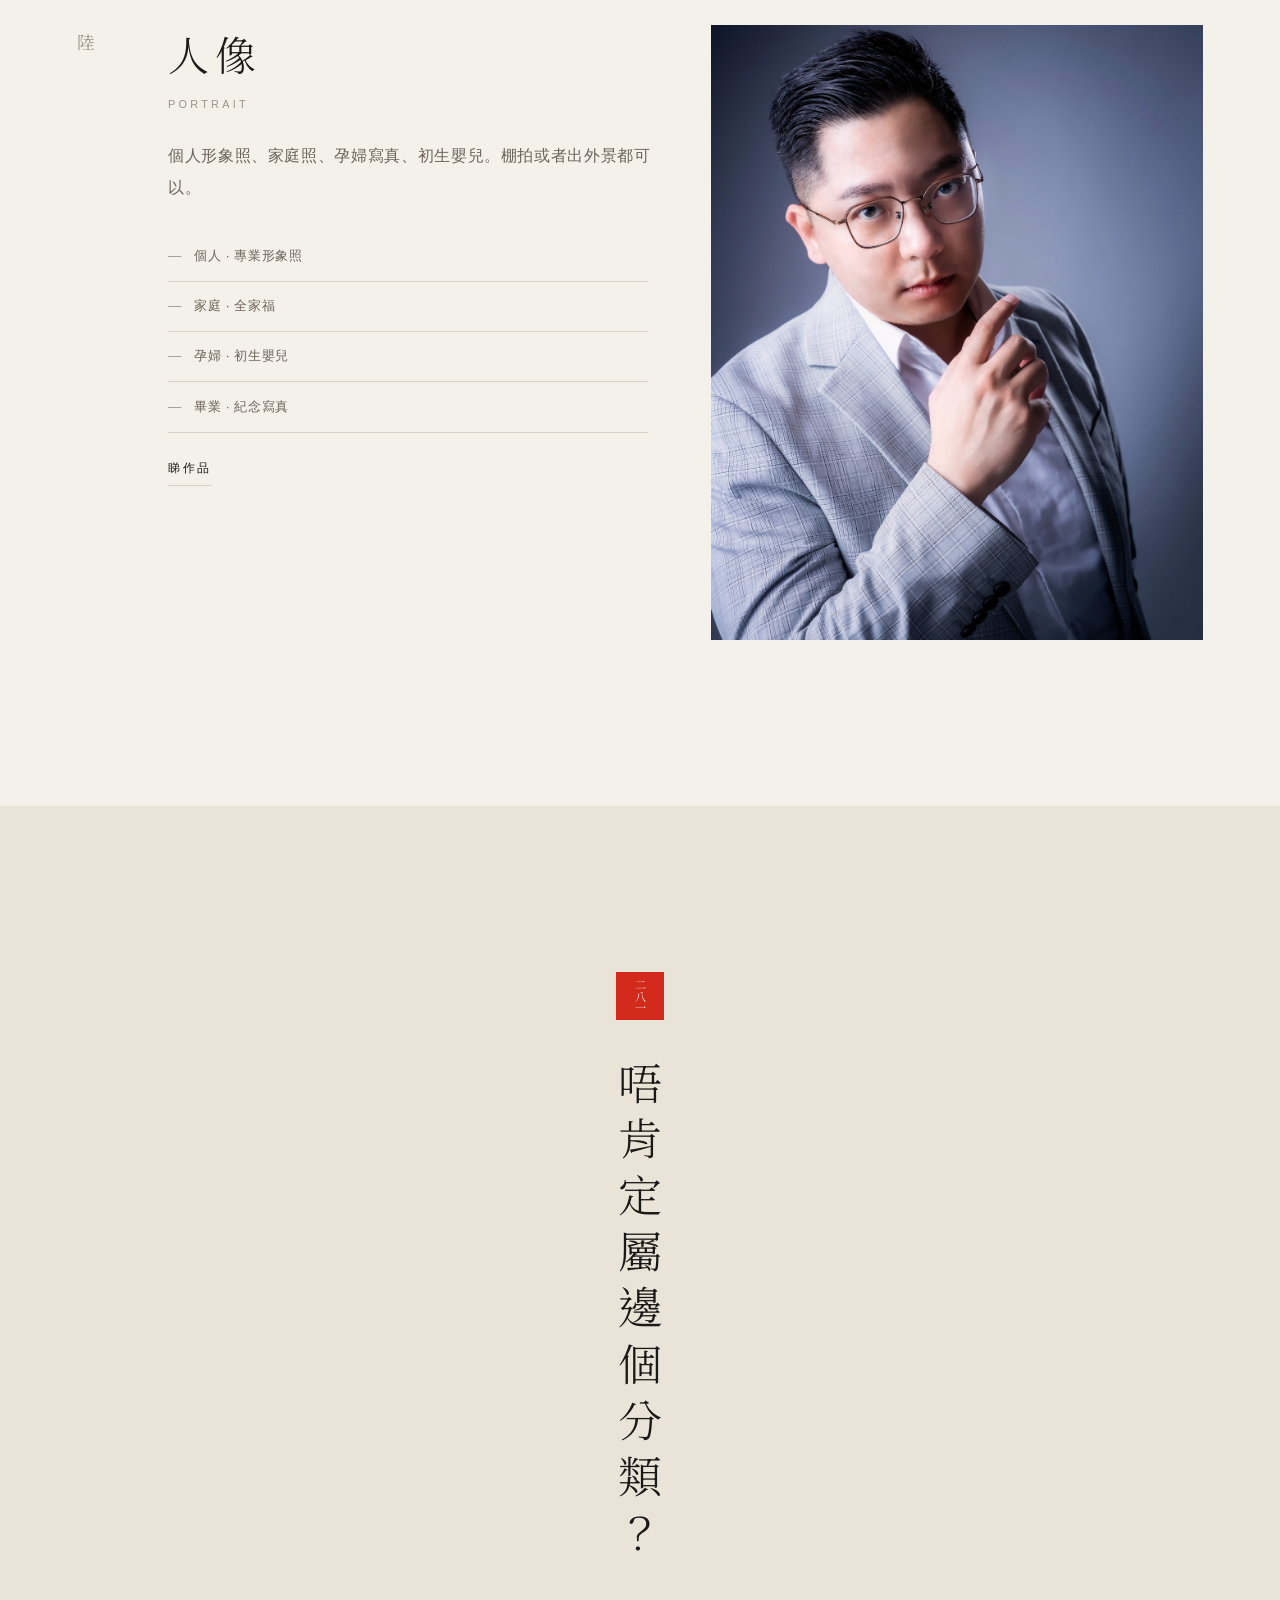
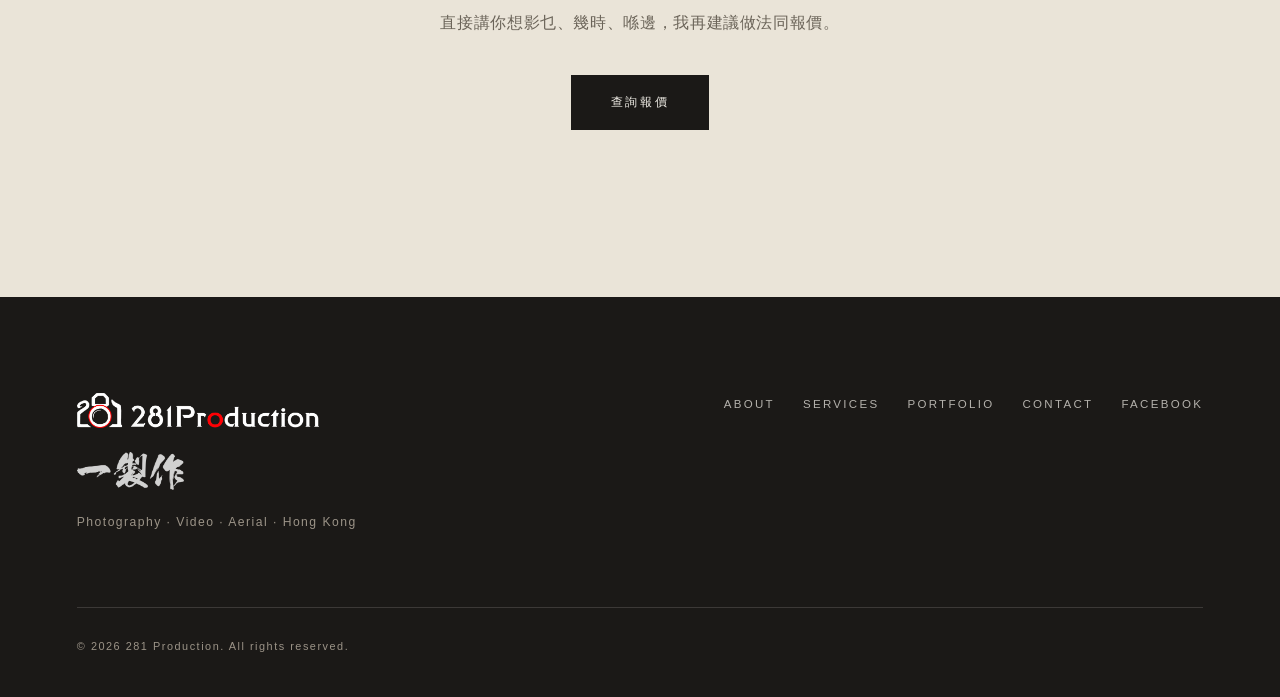
<file: services.html>
<!DOCTYPE html>
<html lang="zh-HK">
<head>
<meta charset="UTF-8">
<meta name="viewport" content="width=device-width, initial-scale=1">
<meta name="theme-color" content="#f4f1ea">
<title>Services — 281 Production</title>
<meta name="description" content="281 Production 服務範圍：婚禮攝錄、商業廣告、航拍、海外業務會議、旅遊宣傳、人像攝影。香港出發，可飛海外。">
<link rel="preconnect" href="https://fonts.googleapis.com">
<link rel="preconnect" href="https://fonts.gstatic.com" crossorigin>
<link href="https://fonts.googleapis.com/css2?family=Noto+Serif+TC:wght@200;300;400&display=swap" rel="stylesheet">
<link rel="icon" href="images/logo-mark-512.png" type="image/png">
<link rel="apple-touch-icon" href="images/logo-mark-180.png">
<link rel="stylesheet" href="css/style.css">
</head>
<body>

<a class="skip" href="#main">Skip to content</a>

<header class="site-header">
  <div class="bar">
    <a class="logo" href="index.html" aria-label="281 Production">
      <img src="images/logo-lockup-dark.png" alt="281 Production" width="900" height="131">
    </a>
    <button class="nav-toggle" aria-expanded="false" aria-controls="nav" aria-label="Menu">
      <span></span><span></span><span></span>
    </button>
    <nav id="nav" class="nav">
      <a href="index.html">主頁<span class="en">Home</span></a>
      <a href="about.html">關於<span class="en">About</span></a>
      <a href="services.html" aria-current="page">服務<span class="en">Services</span></a>
      <a href="portfolio.html">作品<span class="en">Portfolio</span></a>
      <a href="contact.html">聯絡<span class="en">Contact</span></a>
    </nav>
  </div>
</header>

<main id="main">

  <section class="page-head">
    <p class="eyebrow">What we do</p>
    <h1>服務範圍</h1>
    <p class="lede">六條業務線，一個人由前期溝通、拍攝、剪接到交片全程跟足。香港出發，可飛海外。</p>
  </section>

  <!-- 分類目錄：同 portfolio.html 用同一套 slug -->
  <nav class="filters" aria-label="服務分類">
    <a href="#wedding">Wedding</a>
    <a href="#commercial">Commercial</a>
    <a href="#aerial">Aerial</a>
    <a href="#corporate">Corporate</a>
    <a href="#travel">Travel</a>
    <a href="#portrait">Portrait</a>
  </nav>

  <section class="section" style="padding-top:0">

    <article class="service" id="wedding">
      <span class="num">壹</span>
      <figure class="frame" style="--ar:4/5" data-label="images/wedding-01.jpg">
        <img src="images/wedding-01.jpg" alt="摩洛哥花磚背景情侶對望" loading="lazy">
      </figure>
      <div class="service-copy">
        <h2>婚禮攝錄</h2>
        <span class="svc-en">Wedding</span>
        <p>大婚當日、註冊儀式、Pre-Wedding。由早上出門到晚宴敬酒，紀實為主，唔會叫你重做一次。</p>
        <ul class="tags">
          <li>Wedding Day 全日跟拍</li>
          <li>Pre-Wedding（香港 / 海外）</li>
          <li>註冊 · 證婚儀式</li>
          <li>婚禮精華短片 Highlight</li>
        </ul>
        <a class="link" href="portfolio.html#wedding">睇作品</a>
      </div>
    </article>

    <article class="service" id="commercial">
      <span class="num">貳</span>
      <figure class="frame" style="--ar:4/5" data-label="images/commercial-01.jpg">
        <img src="images/commercial-01.jpg" alt="芭蕾舞排練，Student of the Year 拍攝" loading="lazy">
      </figure>
      <div class="service-copy">
        <h2>商業廣告</h2>
        <span class="svc-en">Commercial</span>
        <p>品牌形象、產品硬照、廣告短片。由 storyboard 傾到成品，細規模團隊反而快同靈活。</p>
        <ul class="tags">
          <li>產品 / 商品硬照</li>
          <li>品牌形象片</li>
          <li>社交平台短片</li>
          <li>店舖 · 空間拍攝</li>
        </ul>
        <a class="link" href="portfolio.html#commercial">睇作品</a>
      </div>
    </article>

    <article class="service" id="aerial">
      <span class="num">參</span>
      <figure class="frame" style="--ar:4/5" data-label="images/aerial-01.jpg">
        <img src="images/aerial-01.jpg" alt="無人機航拍" loading="lazy">
      </figure>
      <div class="service-copy">
        <h2>航拍</h2>
        <span class="svc-en">Aerial</span>
        <p>無人機航拍相片同影片。地產樓盤、地盤進度、活動場地、風景宣傳都做。</p>
        <ul class="tags">
          <li>地產 · 樓盤航拍</li>
          <li>工程進度紀錄</li>
          <li>活動 · 場地全景</li>
          <li>風景 · 宣傳片素材</li>
        </ul>
        <!-- TODO: 如持有香港民航處 SUA 註冊 / 操作員證明，喺呢度寫返編號，客戶好著重 -->
        <p class="note">香港航拍受民航處規管，飛行前會確認場地限制同保險安排。</p>
        <a class="link" href="portfolio.html#aerial">睇作品</a>
      </div>
    </article>

    <article class="service" id="corporate">
      <span class="num">肆</span>
      <figure class="frame" style="--ar:4/5" data-label="images/corporate-01.jpg">
        <img src="images/corporate-01.jpg" alt="朱亦兵鄭慧大提琴鋼琴之夜謝幕" loading="lazy">
      </figure>
      <div class="service-copy">
        <h2>企業 · 演出紀錄</h2>
        <span class="svc-en">Corporate</span>
        <p>音樂會、公司會議、展覽、周年晚宴嘅影像紀錄。舞台光線難搞、唔可以打閃燈、唔可以走位 —— 呢類場合最考經驗。可隨團出埠，一個人一套器材，出差成本低。</p>
        <ul class="tags">
          <li>音樂會 · 演出紀錄</li>
          <li>海外業務會議隨團紀錄</li>
          <li>展覽 · 周年晚宴 · 頒獎禮</li>
          <li>企業人像 · 團體相</li>
        </ul>
        <a class="link" href="portfolio.html#corporate">睇作品</a>
      </div>
    </article>

    <article class="service" id="travel">
      <span class="num">伍</span>
      <figure class="frame" style="--ar:4/5" data-label="images/travel-05.jpg">
        <img src="images/travel-05.jpg" alt="札幌索朗祭紅衣斗笠舞者" loading="lazy">
      </figure>
      <div class="service-copy">
        <h2>旅遊宣傳</h2>
        <span class="svc-en">Travel</span>
        <p>旅行社、酒店、旅遊局嘅宣傳素材。行程實拍、目的地短片、社交平台內容一次過搞掂。</p>
        <ul class="tags">
          <li>目的地宣傳片</li>
          <li>行程實拍 · 團拍紀錄</li>
          <li>酒店 · 住宿拍攝</li>
          <li>社交平台內容包</li>
        </ul>
        <a class="link" href="portfolio.html#travel">睇作品</a>
      </div>
    </article>

    <article class="service" id="portrait">
      <span class="num">陸</span>
      <figure class="frame" style="--ar:4/5" data-label="images/portrait-04.jpg">
        <img src="images/portrait-04.jpg" alt="商務形象照棚拍" loading="lazy">
      </figure>
      <div class="service-copy">
        <h2>人像</h2>
        <span class="svc-en">Portrait</span>
        <p>個人形象照、家庭照、孕婦寫真、初生嬰兒。棚拍或者出外景都可以。</p>
        <ul class="tags">
          <li>個人 · 專業形象照</li>
          <li>家庭 · 全家福</li>
          <li>孕婦 · 初生嬰兒</li>
          <li>畢業 · 紀念寫真</li>
        </ul>
        <a class="link" href="portfolio.html#portrait">睇作品</a>
      </div>
    </article>

  </section>

  <section class="cta">
    <span class="seal" aria-hidden="true">二八一</span>
    <h2>唔肯定屬邊個分類？</h2>
    <p>直接講你想影乜、幾時、喺邊，我再建議做法同報價。</p>
    <a class="btn" href="contact.html">查詢報價</a>
  </section>

</main>

<footer class="site-footer">
  <div class="foot-grid">
    <div>
      <a class="logo" href="index.html" aria-label="281 Production">
        <img src="images/logo-lockup-light.png" alt="281 Production" width="900" height="131">
      </a>
      <img class="yatjai" src="images/logo-yatjai.png" alt="一製作" width="700" height="251">
      <p class="meta">Photography · Video · Aerial · Hong Kong</p>
    </div>
    <nav>
      <a href="about.html">About</a>
      <a href="services.html">Services</a>
      <a href="portfolio.html">Portfolio</a>
      <a href="contact.html">Contact</a>
      <a href="https://www.facebook.com/281Production" target="_blank" rel="noopener">Facebook</a>
    </nav>
  </div>
  <p class="copy">© <span data-year></span> 281 Production. All rights reserved.</p>
</footer>

<!-- 浮動 WhatsApp 按鈕。換真號碼：sed -i '' 's/85200000000/852你嘅8位數字/g' *.html -->
<a class="wa" href="https://wa.me/85200000000?text=%E4%BD%A0%E5%A5%BD%EF%BC%8C%E6%88%91%E6%83%B3%E6%9F%A5%E8%A9%A2%E6%94%9D%E5%BD%B1%E6%9C%8D%E5%8B%99"
   target="_blank" rel="noopener" aria-label="WhatsApp 查詢 281 Production"></a>

<script src="js/main.js"></script>
</body>
</html>
</file>
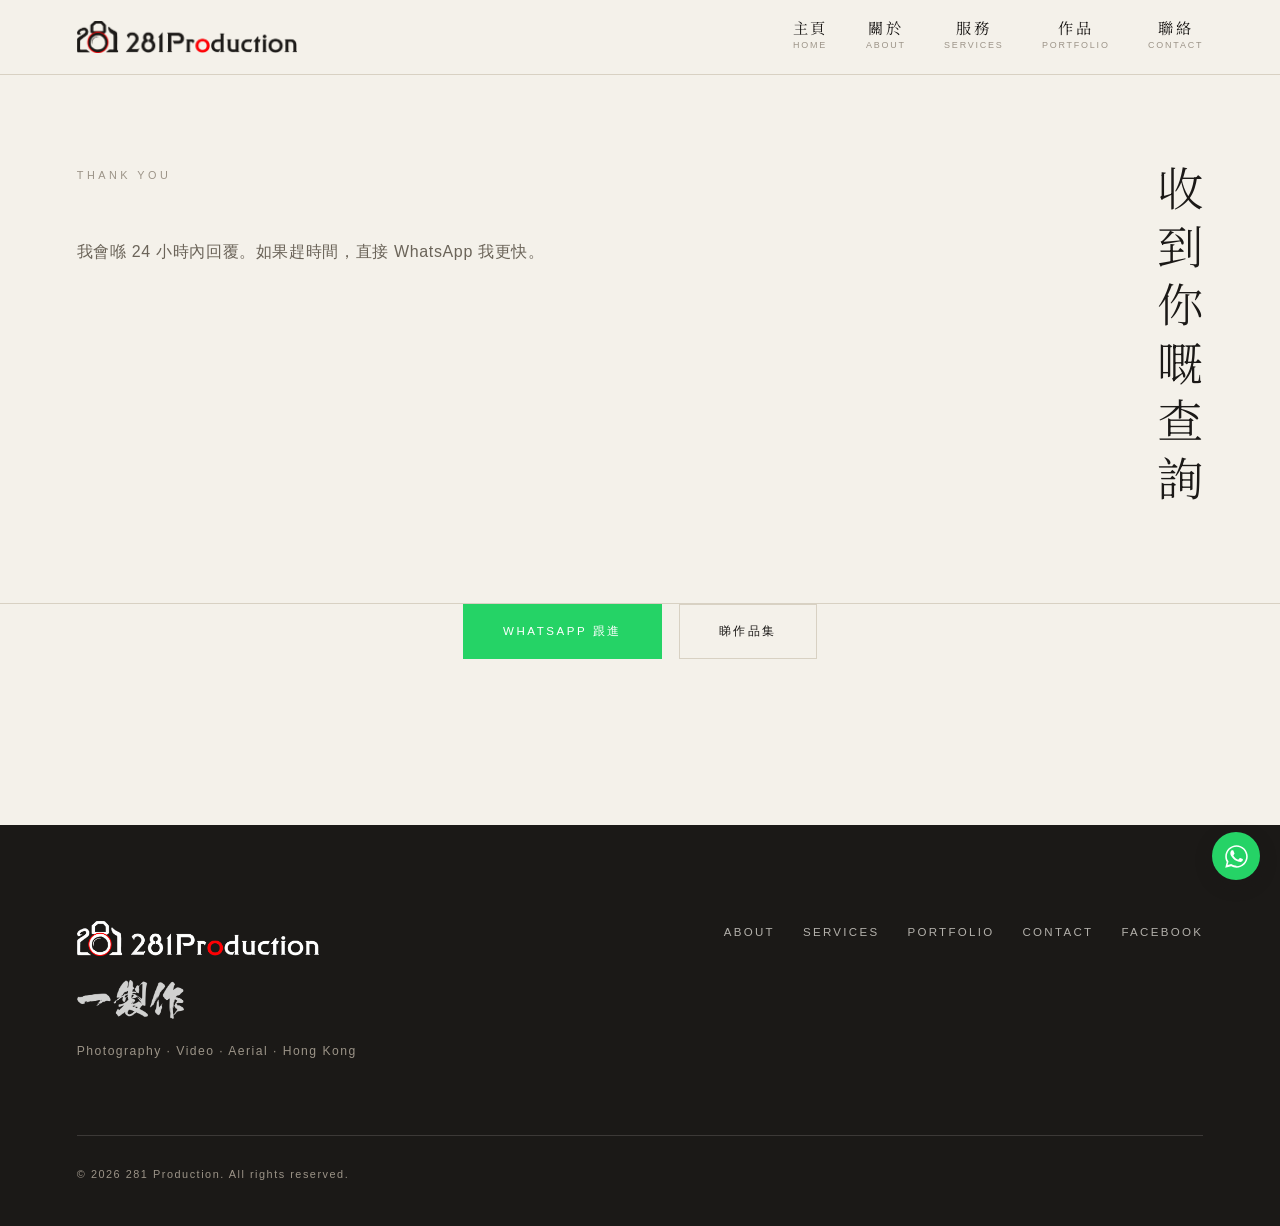
<file: thanks.html>
<!DOCTYPE html>
<html lang="zh-HK">
<head>
<meta charset="UTF-8">
<meta name="viewport" content="width=device-width, initial-scale=1">
<meta name="theme-color" content="#f4f1ea">
<meta name="robots" content="noindex">
<title>收到查詢 — 281 Production</title>
<meta name="description" content="281 Production 已收到你嘅查詢。">
<link rel="preconnect" href="https://fonts.googleapis.com">
<link rel="preconnect" href="https://fonts.gstatic.com" crossorigin>
<link href="https://fonts.googleapis.com/css2?family=Noto+Serif+TC:wght@200;300;400&display=swap" rel="stylesheet">
<link rel="icon" href="images/logo-mark-512.png" type="image/png">
<link rel="apple-touch-icon" href="images/logo-mark-180.png">
<link rel="stylesheet" href="css/style.css">
</head>
<body>

<a class="skip" href="#main">Skip to content</a>

<header class="site-header">
  <div class="bar">
    <a class="logo" href="index.html" aria-label="281 Production">
      <img src="images/logo-lockup-dark.png" alt="281 Production" width="900" height="131">
    </a>
    <button class="nav-toggle" aria-expanded="false" aria-controls="nav" aria-label="Menu">
      <span></span><span></span><span></span>
    </button>
    <nav id="nav" class="nav">
      <a href="index.html">主頁<span class="en">Home</span></a>
      <a href="about.html">關於<span class="en">About</span></a>
      <a href="services.html">服務<span class="en">Services</span></a>
      <a href="portfolio.html">作品<span class="en">Portfolio</span></a>
      <a href="contact.html">聯絡<span class="en">Contact</span></a>
    </nav>
  </div>
</header>

<main id="main">
  <section class="page-head">
    <p class="eyebrow">Thank you</p>
    <h1>收到你嘅查詢</h1>
    <p class="lede">我會喺 24 小時內回覆。如果趕時間，直接 WhatsApp 我更快。</p>
  </section>

  <section class="section center" style="padding-top:0">
    <!-- TODO: 換上真實 WhatsApp 號碼（852 + 8 位數字） -->
    <p>
      <a class="btn wa-btn" href="https://wa.me/85200000000?text=%E4%BD%A0%E5%A5%BD%EF%BC%8C%E6%88%91%E5%89%9B%E5%9B%9E%E5%96%BA%E7%B6%B2%E7%AB%99%E5%A1%AB%E4%BA%86%E6%9F%A5%E8%A9%A2%E8%A1%A8" target="_blank" rel="noopener">WhatsApp 跟進</a>
      <a class="btn ghost" href="portfolio.html" style="margin-left:.75rem">睇作品集</a>
    </p>
  </section>
</main>

<footer class="site-footer">
  <div class="foot-grid">
    <div>
      <a class="logo" href="index.html" aria-label="281 Production">
        <img src="images/logo-lockup-light.png" alt="281 Production" width="900" height="131">
      </a>
      <img class="yatjai" src="images/logo-yatjai.png" alt="一製作" width="700" height="251">
      <p class="meta">Photography · Video · Aerial · Hong Kong</p>
    </div>
    <nav>
      <a href="about.html">About</a>
      <a href="services.html">Services</a>
      <a href="portfolio.html">Portfolio</a>
      <a href="contact.html">Contact</a>
      <a href="https://www.facebook.com/281Production" target="_blank" rel="noopener">Facebook</a>
    </nav>
  </div>
  <p class="copy">© <span data-year></span> 281 Production. All rights reserved.</p>
</footer>

<!-- 浮動 WhatsApp 按鈕。換真號碼：sed -i '' 's/85200000000/852你嘅8位數字/g' *.html -->
<a class="wa" href="https://wa.me/85200000000?text=%E4%BD%A0%E5%A5%BD%EF%BC%8C%E6%88%91%E6%83%B3%E6%9F%A5%E8%A9%A2%E6%94%9D%E5%BD%B1%E6%9C%8D%E5%8B%99"
   target="_blank" rel="noopener" aria-label="WhatsApp 查詢 281 Production"></a>

<script src="js/main.js"></script>
</body>
</html>
</file>
<file: css/style.css>
/* 281 Production — 和紙 · 縱排
   排版原則：留白（間）行先，墨色由相同字帶出，朱色只做印章式點綴。
   只載一個 webfont（Noto Serif TC 明朝體）做標題同縱排；
   內文用系統黑體 —— PingFang HK / 微軟正黑本身就夠乾淨，兼且零下載。 */

:root {
  /* 墨 */
  --sumi:   #1b1917;        /* 同 logo 入面嘅黑一致 */
  --sumi-2: #6b6459;
  --sumi-3: #9c9488;
  /* 紙 */
  --washi:  #f4f1ea;
  --washi-2:#eae4d8;
  --line:   #d8d1c3;
  --ph:     #e5dfd2;        /* 圖片未放上去時嘅底色 */
  /* 朱：logo 個紅係純 #ff0000，喺和紙底上太跳，收深少少做印色。
     只用喺細節（印章、序號、focus），大面積唔用。 */
  --shu:    #d22b1e;

  --mincho: "Noto Serif TC", "Songti TC", serif;
  --gothic: -apple-system, "Helvetica Neue", "PingFang HK", "Microsoft JhengHei", sans-serif;

  --pad: clamp(1.5rem, 6vw, 7rem);
  --ma:  clamp(5rem, 13vw, 13rem);   /* 「間」：段與段之間嘅呼吸位，呢個系統嘅主角 */
  --gap: clamp(1rem, 3vw, 2.5rem);
}

*, *::before, *::after { box-sizing: border-box; }
* { margin: 0; }

html { scroll-behavior: smooth; scroll-padding-top: 6rem; }

body {
  background: var(--washi);
  color: var(--sumi);
  font: 400 clamp(0.9rem, 0.86rem + 0.2vw, 1rem)/2 var(--gothic);
  letter-spacing: .04em;
  -webkit-font-smoothing: antialiased;
}

img { display: block; width: 100%; height: 100%; object-fit: cover; }
a { color: inherit; }

h1, h2, h3 {
  font-family: var(--mincho); font-weight: 300;
  line-height: 1.4; letter-spacing: .08em;
}
h1 { font-size: clamp(2rem, 4.5vw, 3.4rem); }
h2 { font-size: clamp(1.6rem, 3.2vw, 2.6rem); }
h3 { font-size: clamp(1.1rem, 1.8vw, 1.4rem); }
em { font-style: normal; }

/* ---------- 縱排 ----------
   writing-mode 之下 height 先係「行長」。長句一定要俾 max-height，
   唔係會拉到成頁咁高、唔會分欄。 */
.tate {
  writing-mode: vertical-rl;
  font-family: var(--mincho);
  line-height: 1.9;
  letter-spacing: .18em;
}
/* 縱排入面嘅阿拉伯數字會瞓低，要逼佢企返 */
.num-up { text-combine-upright: all; }

/* ---------- 共用細字 ---------- */
.eyebrow {
  font-size: .68rem; letter-spacing: .32em; text-transform: uppercase;
  color: var(--sumi-3); margin-bottom: 1.25rem;
}
.meta { font-size: .76rem; letter-spacing: .12em; color: var(--sumi-2); }
.lede { font-size: 1rem; line-height: 2.1; color: var(--sumi-2); max-width: 34em; }
.note { font-size: .8rem; color: var(--sumi-2); }
.center { text-align: center; }

/* 朱印：細細一格朱色方章，全站嘅識別記號 */
.seal {
  display: inline-grid; place-content: center;
  width: 3rem; height: 3rem; flex: none;
  background: var(--shu); color: var(--washi);
  font-family: var(--mincho); font-size: .7rem; line-height: 1;
  writing-mode: vertical-rl; letter-spacing: .1em;
}

.skip {
  position: absolute; left: -9999px; top: 0; z-index: 100;
  background: var(--sumi); color: var(--washi); padding: .75rem 1.25rem;
}
.skip:focus { left: 0; }

:focus-visible { outline: 1px solid var(--shu); outline-offset: 4px; }

/* ---------- 圖片框：未有圖時顯示檔名 placeholder ---------- */
.frame {
  position: relative; overflow: hidden; background: var(--ph);
  aspect-ratio: var(--ar, 3/2);
}
.frame::after {
  content: attr(data-label);
  position: absolute; inset: 0; display: grid; place-content: center;
  font-size: .72rem; letter-spacing: .1em; color: var(--sumi-3);
  opacity: 0; pointer-events: none; z-index: 2;
}
.frame:has(img.missing)::after { opacity: 1; }
.frame img.missing { opacity: 0; }
.frame img { transition: transform 1.1s cubic-bezier(.2,.7,.2,1); }

/* ---------- Header ---------- */
.site-header {
  position: sticky; top: 0; z-index: 50;
  background: color-mix(in srgb, var(--washi) 88%, transparent);
  backdrop-filter: blur(10px);
  border-bottom: 1px solid var(--line);
}
.bar {
  display: flex; align-items: center; justify-content: space-between;
  gap: 1rem; padding: 1.1rem var(--pad);
}
.logo { display: block; line-height: 0; text-decoration: none; }
.logo img { width: auto; height: clamp(1.6rem, 2.8vw, 2rem); }

.nav { display: flex; gap: clamp(1.5rem, 3vw, 3rem); }
/* 導航：中文行先，英文縮細擺喺下面 —— 和風排版嘅慣用做法 */
.nav a {
  text-decoration: none; display: block; text-align: center;
  font-family: var(--mincho); font-size: .95rem; letter-spacing: .16em;
  line-height: 1.3; padding-bottom: .3rem; position: relative;
}
.nav a .en {
  display: block; font-family: var(--gothic); font-size: .56rem;
  letter-spacing: .2em; text-transform: uppercase; color: var(--sumi-3);
  margin-top: .15rem; transition: color .3s;
}
/* 現頁用一粒朱點標示，唔用底線 */
.nav a[aria-current]::before {
  content: ""; position: absolute; top: -.35rem; left: 50%; translate: -50% 0;
  width: 4px; height: 4px; background: var(--shu);
}
.nav a:hover .en { color: var(--sumi); }

.nav-toggle {
  display: none; background: none; border: 0; cursor: pointer;
  width: 1.75rem; height: 1.25rem; padding: 0; position: relative;
}
.nav-toggle span {
  position: absolute; left: 0; width: 100%; height: 1px; background: var(--sumi);
  transition: transform .3s, opacity .2s;
}
.nav-toggle span:nth-child(1) { top: 2px; }
.nav-toggle span:nth-child(2) { top: 50%; }
.nav-toggle span:nth-child(3) { bottom: 2px; }
.nav-toggle[aria-expanded="true"] span:nth-child(1) { top: 50%; transform: rotate(45deg); }
.nav-toggle[aria-expanded="true"] span:nth-child(2) { opacity: 0; }
.nav-toggle[aria-expanded="true"] span:nth-child(3) { bottom: auto; top: 50%; transform: rotate(-45deg); }

@media (max-width: 860px) {
  .nav-toggle { display: block; }
  .nav {
    position: fixed; inset: 4.25rem 0 auto; background: var(--washi);
    flex-direction: column; gap: 0; padding: .5rem var(--pad) 2rem;
    border-bottom: 1px solid var(--line);
    transform: translateY(-120%); transition: transform .4s cubic-bezier(.2,.7,.2,1);
  }
  .nav.open { transform: none; }
  .nav a {
    text-align: left; padding: 1.1rem 0; border-bottom: 1px solid var(--line);
    display: flex; align-items: baseline; gap: 1rem;
  }
  .nav a .en { margin-top: 0; }
  .nav a[aria-current]::before { top: 50%; left: -.9rem; translate: 0 -50%; }
}

/* ---------- 首頁 Hero：和紙底、書法主視覺、縱排句 ----------
   冇大相鋪滿、冇漸層蓋字。留白本身就係主角。 */
.hero {
  display: grid;
  grid-template-columns: minmax(0, 1fr) auto auto;
  gap: clamp(1.25rem, 4vw, 4rem);
  align-items: end;
  min-height: min(100svh, 54rem);
  padding: clamp(4rem, 9vh, 7rem) var(--pad) var(--ma);
  border-bottom: 1px solid var(--line);
}
.hero-copy { max-width: 34rem; }
/* 「一製作」書法：由 footer 裝飾升做主視覺 */
.hero-brush {
  width: clamp(11rem, 26vw, 19rem); height: auto;
  margin: 0 0 clamp(1.75rem, 4vw, 2.75rem);
}
.hero h1 {
  font-size: clamp(1.5rem, 2.6vw, 2.1rem); font-weight: 200;
  letter-spacing: .12em; line-height: 1.7;
}
.hero h1 .en {
  display: block; font-family: var(--gothic); font-size: .7rem; font-weight: 400;
  letter-spacing: .3em; text-transform: uppercase; color: var(--sumi-3);
  margin-top: 1rem;
}
.hero .lede { margin-top: 1.75rem; }
.hero-actions { display: flex; flex-wrap: wrap; gap: .85rem; margin-top: 2.5rem; }

/* 縱排句：企喺書法同相中間，成個設計嘅招牌動作 */
.hero-tate {
  font-size: clamp(.95rem, 1.5vw, 1.15rem);
  max-height: 22em; color: var(--sumi-2);
  align-self: end; margin-bottom: .5rem;
}
.hero-tate b { font-weight: 400; color: var(--sumi); }

/* 右邊一張窄長相，唔鋪滿，留返紙邊 */
.hero-photo { width: clamp(9rem, 22vw, 19rem); --ar: 3/4.4; }

@media (max-width: 900px) {
  .hero {
    grid-template-columns: minmax(0, 1fr) auto;
    align-items: start; min-height: 0;
    padding-top: clamp(3rem, 7vh, 5rem);
  }
  .hero-tate { max-height: 15em; align-self: start; margin: .5rem 0 0; }
  .hero-photo { grid-column: 1 / -1; width: 100%; --ar: 4/3; margin-top: clamp(2.5rem, 7vw, 4rem); }
}

/* ---------- Section ---------- */
.section { padding: var(--ma) var(--pad); }
.tint { background: var(--washi-2); }

/* 段落標題：中文縱排企喺左邊，英文同說明橫排 */
.section-head {
  display: grid; grid-template-columns: auto minmax(0, 1fr);
  gap: clamp(1.5rem, 4vw, 3.5rem); align-items: start;
  margin-bottom: clamp(3rem, 7vw, 6rem);
  max-width: 84rem; margin-inline: auto;
}
.section-head h2 {
  writing-mode: vertical-rl; letter-spacing: .22em; line-height: 1;
  padding-left: .1em;
}
.section-head .lede { margin-top: .25rem; }
.section-head .link { margin-top: 1.5rem; }
/* 有「睇晒」連結嗰種：連結沉到最底右 */
.section-head.split { grid-template-columns: auto minmax(0,1fr) auto; align-items: end; }
.section-head.split .link { margin-top: 0; }
@media (max-width: 700px) {
  .section-head.split { grid-template-columns: auto minmax(0,1fr); }
  .section-head.split .link { grid-column: 2; margin-top: 1.25rem; }
}

/* ---------- 按鈕 / 連結 ---------- */
.btn {
  display: inline-block; padding: 1rem 2.5rem;
  background: var(--sumi); color: var(--washi); text-decoration: none;
  font-size: .72rem; letter-spacing: .22em; text-transform: uppercase;
  transition: background .35s, color .35s;
}
.btn:hover { background: var(--shu); }
.btn.ghost { background: none; color: var(--sumi); box-shadow: inset 0 0 0 1px var(--line); }
.btn.ghost:hover { background: var(--sumi); color: var(--washi); box-shadow: inset 0 0 0 1px var(--sumi); }

.link {
  display: inline-block; margin-top: 1.5rem; text-decoration: none;
  font-size: .72rem; letter-spacing: .22em; text-transform: uppercase;
  padding-bottom: .4rem; box-shadow: inset 0 -1px 0 var(--line);
  transition: box-shadow .35s;
}
.link:hover { box-shadow: inset 0 -1px 0 var(--shu); }

/* ---------- 服務列表：漢數字 + 縱排題 ----------
   class 名沿用返舊嗰套（.svc-list / .svc-preview / .svc-num），
   咁 js/main.js 個 hover 換圖同淡入唔使改。 */
.svc {
  display: grid; grid-template-columns: auto minmax(0, 1fr);
  gap: clamp(2rem, 6vw, 5rem);
  max-width: 84rem; margin-inline: auto;
}
.svc-head { position: sticky; top: 7rem; align-self: start; }
.svc-head h2 { writing-mode: vertical-rl; letter-spacing: .24em; line-height: 1; }
.svc-preview { position: relative; aspect-ratio: 3/4; width: clamp(9rem, 15vw, 13rem); margin-top: 2rem; }
.svc-preview .frame { position: absolute; inset: 0; opacity: 0; transition: opacity .7s; }
.svc-preview .frame.is-active { opacity: 1; }

.svc-list { list-style: none; margin: 0; padding: 0; border-top: 1px solid var(--line); }
.svc-list li { border-bottom: 1px solid var(--line); }
.svc-list a {
  display: grid;
  grid-template-columns: 2.5rem auto minmax(0, 1fr) auto;
  gap: clamp(1.25rem, 3vw, 2.5rem);
  align-items: start; text-decoration: none;
  padding: clamp(2rem, 4vw, 3.25rem) 0;
  transition: padding-left .5s cubic-bezier(.22,1,.36,1);
}
.svc-list a:hover, .svc-list a:focus-visible { padding-left: 1.25rem; }
/* 漢數字序號：壹貳參肆伍陸 */
.svc-num {
  font-family: var(--mincho); font-size: 1.1rem; color: var(--sumi-3);
  line-height: 1.9; transition: color .35s;
}
.svc-list a:hover .svc-num { color: var(--shu); }
.svc-title {
  writing-mode: vertical-rl; font-family: var(--mincho);
  font-size: clamp(1.3rem, 2.3vw, 1.85rem); font-weight: 300;
  letter-spacing: .22em; line-height: 1;
}
.svc-body { padding-top: .35rem; }
.svc-en {
  display: block; font-size: .68rem; letter-spacing: .3em;
  text-transform: uppercase; color: var(--sumi-3);
}
.svc-tags {
  display: block; margin-top: .9rem; font-size: .82rem;
  line-height: 2.1; color: var(--sumi-2);
}
.svc-arrow {
  font-family: var(--mincho); font-size: 1rem; color: var(--sumi-3);
  transition: transform .4s, color .35s; padding-top: .35rem;
}
.svc-list a:hover .svc-arrow { color: var(--sumi); transform: translateX(.5rem); }
@media (max-width: 900px) {
  .svc { grid-template-columns: 1fr; }
  .svc-head { position: static; }
  .svc-head h2 { writing-mode: horizontal-tb; }
  .svc-preview { display: none; }
  .svc-list a { grid-template-columns: 1.75rem auto minmax(0,1fr); gap: 1.25rem; }
  .svc-arrow { display: none; }
}

/* ---------- 數字帶：一行細字，唔再要成塊黑 ---------- */
.stats {
  display: grid; grid-template-columns: repeat(auto-fit, minmax(min(100%, 11rem), 1fr));
  max-width: 84rem; margin: 0 auto; padding: 0 var(--pad);
}
.stat {
  padding: clamp(2.5rem, 5vw, 4rem) 1rem;
  border-top: 1px solid var(--line);
  border-right: 1px solid var(--line);
  text-align: center;
}
.stat:last-child { border-right: 0; }
.stat strong {
  display: block; font-family: var(--mincho); font-weight: 200;
  font-size: clamp(2.25rem, 4.5vw, 3.5rem); line-height: 1;
  font-variant-numeric: lining-nums;
}
.stat sup { font-size: .4em; color: var(--shu); vertical-align: super; }
.stat span {
  display: block; margin-top: 1rem; font-size: .68rem;
  letter-spacing: .22em; color: var(--sumi-2);
}
@media (max-width: 760px) { .stat:nth-child(even) { border-right: 0; } }

/* ---------- 作品：疏 · 錯落 · 縱排說明 ---------- */
.work-grid {
  display: grid; grid-template-columns: repeat(12, 1fr);
  gap: clamp(2.5rem, 7vw, 7rem) var(--gap);
  max-width: 84rem; margin-inline: auto;
}
.work-item {
  grid-column: var(--col); margin-top: var(--shift, 0);
  text-decoration: none; display: grid;
  grid-template-columns: minmax(0, 1fr) auto; gap: 1.25rem;
  align-items: start;
}
.work-item .frame { aspect-ratio: var(--ar, 3/4); }
/* 說明縱排，貼喺相右邊 */
.work-cap { writing-mode: vertical-rl; max-height: 15em; }
.work-cap h3 { font-size: 1rem; font-weight: 300; letter-spacing: .18em; line-height: 1; }
.work-cap .meta {
  font-size: .66rem; letter-spacing: .18em; text-transform: uppercase;
  margin-right: .9rem; color: var(--sumi-3);
}
.work-item:hover .frame img { transform: scale(1.04); }
@media (max-width: 820px) {
  .work-grid { grid-template-columns: 1fr; }
  .work-item { grid-column: 1 / -1; margin-top: 0; }
}

/* ---------- 卡（portfolio） ---------- */
.grid {
  display: grid; gap: clamp(2.5rem, 6vw, 5rem) var(--gap); align-items: start;
  grid-template-columns: repeat(auto-fill, minmax(min(100%, 21rem), 1fr));
  max-width: 84rem; margin: 0 auto;
}
.card { text-decoration: none; display: block; }
.card h3 { margin-top: 1.25rem; font-size: 1.05rem; letter-spacing: .12em; }
.card .meta {
  margin-top: .4rem; font-size: .66rem; letter-spacing: .18em;
  text-transform: uppercase; color: var(--sumi-3);
}
.card .desc { margin-top: .4rem; font-size: .85rem; color: var(--sumi-2); }
.card:hover .frame img { transform: scale(1.04); }
.card[hidden] { display: none; }

/* ---------- 服務 / 流程長條 ---------- */
.service {
  display: grid; grid-template-columns: 2.5rem minmax(0, 1fr) minmax(0, 1fr);
  gap: clamp(1.5rem, 4vw, 3.5rem);
  align-items: start; max-width: 80rem;
  margin: 0 auto clamp(4rem, 9vw, 9rem);
  padding-bottom: clamp(4rem, 9vw, 9rem);
  border-bottom: 1px solid var(--line);
}
.service:last-of-type { border-bottom: 0; padding-bottom: 0; margin-bottom: 0; }
/* 雙數對調左右做錯落。用 nth-of-type 唔計 section-head。 */
.service:nth-of-type(even) .service-copy { order: -1; }
.service:nth-of-type(even) .num { order: -2; }
.num { font-family: var(--mincho); font-size: 1.1rem; color: var(--sumi-3); line-height: 1.9; }
.service-copy h2, .service-copy h3 { letter-spacing: .14em; }
.service-copy .svc-en { margin-top: .75rem; }
.service-copy p { margin-top: 1.5rem; color: var(--sumi-2); max-width: 34em; }
.tags { list-style: none; padding: 0; margin: 1.75rem 0 0; max-width: 30em; }
.tags li {
  font-size: .84rem; color: var(--sumi-2);
  padding: .7rem 0; border-bottom: 1px solid var(--line);
}
.tags li::before { content: "―"; color: var(--sumi-3); margin-right: .75rem; }
@media (max-width: 820px) {
  .service { grid-template-columns: 1.75rem minmax(0, 1fr); gap: 1.25rem; }
  .service .frame { grid-column: 1 / -1; margin-top: 1.5rem; }
  .service:nth-of-type(even) .service-copy { order: 0; }
  .service:nth-of-type(even) .num { order: 0; }
}

/* ---------- About 兩欄 ---------- */
.about-grid {
  display: grid; grid-template-columns: minmax(0, 1fr) minmax(0, 1.15fr);
  gap: clamp(2rem, 6vw, 6rem); align-items: center;
  max-width: 76rem; margin: 0 auto;
}
.about-grid h2 { letter-spacing: .14em; }
.about-grid p { margin-top: 1.5rem; color: var(--sumi-2); max-width: 34em; }
@media (max-width: 820px) { .about-grid { grid-template-columns: 1fr; } }

/* ---------- 引言：日式引號 ---------- */
.quote-grid {
  display: grid; gap: clamp(2.5rem, 5vw, 4rem) var(--gap);
  max-width: 80rem; margin: 0 auto;
  grid-template-columns: repeat(auto-fit, minmax(min(100%, 15rem), 1fr));
}
blockquote { padding-top: 1.75rem; border-top: 1px solid var(--line); }
blockquote::before {
  content: "「"; display: block; font-family: var(--mincho);
  font-size: 1.5rem; color: var(--shu); line-height: 1; margin-bottom: .5rem;
}
blockquote p {
  font-family: var(--mincho); font-size: 1.05rem; line-height: 2; letter-spacing: .06em;
}
blockquote cite {
  display: block; margin-top: 1.5rem; font-style: normal; font-family: var(--gothic);
  font-size: .68rem; letter-spacing: .2em; color: var(--sumi-3);
}

/* ---------- CTA：大縱排題 + 朱印 ---------- */
.cta {
  display: grid; justify-items: center; text-align: center;
  padding: var(--ma) var(--pad);
  background: var(--washi-2);
}
.cta .seal { margin-bottom: 2.5rem; }
.cta h2 {
  writing-mode: vertical-rl; letter-spacing: .28em; line-height: 1;
  font-size: clamp(1.75rem, 4vw, 2.75rem);
}
.cta p { margin: 2.5rem auto 2.25rem; color: var(--sumi-2); max-width: 32em; }

/* ---------- 內頁頁首：縱排大題喺右 ---------- */
.page-head {
  display: grid; grid-template-columns: minmax(0, 1fr) auto;
  /* 縱排 h1 好高，唔鎖死頭兩行嘅高度嘅話，eyebrow 同 lede 中間會爆個大窿 */
  grid-template-rows: auto auto 1fr;
  column-gap: clamp(2rem, 6vw, 5rem); row-gap: 1.5rem;
  align-items: start;
  /* 縱排大題本身已經夠高，落腳位唔使再用足 --ma */
  padding: clamp(4rem, 10vh, 8rem) var(--pad) clamp(3rem, 7vw, 6rem);
  border-bottom: 1px solid var(--line);
}
.page-head h1 {
  grid-column: 2; grid-row: 1 / 4;
  writing-mode: vertical-rl; letter-spacing: .26em; line-height: 1;
  font-size: clamp(1.75rem, 4vw, 2.9rem); max-height: 16em;
}
.page-head .eyebrow { margin-bottom: 1.5rem; }
@media (max-width: 700px) {
  .page-head { padding-top: clamp(3rem, 8vh, 5rem); }
  .page-head h1 { font-size: clamp(1.5rem, 7vw, 2rem); max-height: 11em; }
}

/* ---------- 目次（分類篩選 / 服務目錄） ---------- */
.filters {
  display: flex; flex-wrap: wrap; gap: .25rem 2rem;
  padding: 0 var(--pad) clamp(2.5rem, 5vw, 4rem);
  max-width: 84rem; margin-inline: auto;
}
.filters button, .filters a {
  background: none; border: 0; cursor: pointer; text-decoration: none;
  color: var(--sumi-3); font: inherit; font-size: .78rem;
  letter-spacing: .16em; padding: .5rem 0; position: relative;
  transition: color .3s;
}
.filters button:hover, .filters a:hover,
.filters button[aria-pressed="true"] { color: var(--sumi); }
.filters button[aria-pressed="true"]::before {
  content: ""; position: absolute; left: 50%; top: -.2rem; translate: -50% 0;
  width: 4px; height: 4px; background: var(--shu);
}

/* ---------- Contact ---------- */
.contact-grid {
  display: grid; grid-template-columns: minmax(0, 1fr) minmax(0, 1.2fr);
  gap: clamp(2.5rem, 7vw, 6rem);
  max-width: 76rem; margin: 0 auto;
}
@media (max-width: 820px) { .contact-grid { grid-template-columns: 1fr; } }
.info dt {
  font-size: .66rem; letter-spacing: .26em; text-transform: uppercase;
  color: var(--sumi-3); padding-top: 1.25rem; border-top: 1px solid var(--line);
}
.info dd { margin: .5rem 0 1.75rem; font-size: .98rem; }
.info a { text-decoration: none; box-shadow: inset 0 -1px 0 var(--line); }
.info a:hover { box-shadow: inset 0 -1px 0 var(--shu); }

/* 表單：淨係一條底線，冇框 */
form label { display: block; margin-bottom: 2rem; }
form span {
  display: block; font-size: .66rem; letter-spacing: .24em;
  text-transform: uppercase; color: var(--sumi-3); margin-bottom: .6rem;
}
form input, form select, form textarea {
  width: 100%; padding: .65rem 0; font: inherit; color: var(--sumi);
  background: none; border: 0; border-bottom: 1px solid var(--line);
  border-radius: 0; transition: border-color .3s;
}
form textarea { min-height: 8rem; resize: vertical; }
form input:focus, form select:focus, form textarea:focus {
  border-bottom-color: var(--shu); outline: none;
}
form select { appearance: none; cursor: pointer; }
form button[type="submit"] { border: 0; cursor: pointer; font: inherit; margin-top: 1rem; }

.notice {
  padding: 1.1rem 1.35rem; margin-bottom: 2rem; font-size: .88rem;
  border-left: 2px solid var(--shu); background: var(--washi-2);
}
/* honeypot：真人睇唔到，bot 會填 —— 唔可以用 display:none，有啲 bot 識跳過 */
.hp { position: absolute; left: -9999px; width: 1px; height: 1px; overflow: hidden; }

/* ---------- Footer：墨黑奧付 ----------
   成個站淺色，尾收一段深色做壓陣，好似和書最後嗰版奧付咁。 */
.site-footer {
  background: var(--sumi); color: var(--washi);
  padding: clamp(3.5rem, 8vw, 6rem) var(--pad) 2.5rem;
}
.foot-grid {
  display: flex; flex-wrap: wrap; gap: clamp(2rem, 5vw, 4rem);
  justify-content: space-between; align-items: flex-start;
  max-width: 84rem; margin: 0 auto;
}
.site-footer .logo img { height: 2.2rem; }
/* 「一製作」書法係黑色 PNG，深底要反色 */
.yatjai { width: auto; height: 2.4rem; margin-top: 1.5rem; filter: invert(1); opacity: .8; }
.foot-grid .meta { margin-top: 1.25rem; color: var(--sumi-3); }
.foot-grid nav { display: flex; flex-wrap: wrap; gap: 1.75rem; }
.foot-grid nav a {
  text-decoration: none; font-size: .72rem; letter-spacing: .2em;
  text-transform: uppercase; color: var(--washi); opacity: .7;
  transition: opacity .3s;
}
.foot-grid nav a:hover { opacity: 1; }
.copy {
  max-width: 84rem; margin: clamp(3rem, 6vw, 4.5rem) auto 0; padding-top: 1.75rem;
  border-top: 1px solid rgba(244,241,234,.15);
  font-size: .68rem; letter-spacing: .14em; color: var(--sumi-3);
  font-variant-numeric: lining-nums;
}

/* ---------- 浮動 WhatsApp 按鈕（全站） ---------- */
.wa {
  position: fixed; right: 1.25rem; bottom: 1.25rem; z-index: 60;
  width: 3rem; height: 3rem; border-radius: 50%;
  background: #25d366 center/56% no-repeat
    url("data:image/svg+xml,%3Csvg xmlns='http://www.w3.org/2000/svg' viewBox='0 0 24 24' fill='white'%3E%3Cpath d='M17.5 14.4c-.3-.2-1.8-.9-2.1-1-.3-.1-.5-.1-.7.1-.2.3-.7.9-.9 1.1-.2.2-.3.2-.6.1-.3-.1-1.2-.5-2.3-1.4-.8-.8-1.4-1.7-1.6-2-.1-.3 0-.4.1-.6.1-.1.3-.4.5-.6.1-.2.2-.3.3-.5.1-.2 0-.4 0-.5 0-.1-.7-1.6-.9-2.2-.2-.5-.4-.5-.6-.5h-.5c-.2 0-.5.1-.7.3-.3.3-1 1-1 2.4 0 1.4 1 2.7 1.2 2.9.1.2 1.9 3 4.7 4.1 2.3 1 2.8.8 3.3.7.5 0 1.6-.6 1.8-1.3.2-.6.2-1.2.2-1.3-.1-.2-.2-.2-.4-.3z'/%3E%3Cpath d='M12 2C6.5 2 2 6.5 2 12c0 1.8.5 3.4 1.3 4.9L2 22l5.2-1.3c1.4.8 3.1 1.3 4.8 1.3 5.5 0 10-4.5 10-10S17.5 2 12 2zm0 18.2c-1.6 0-3.1-.5-4.4-1.3l-.3-.2-3.2.8.8-3.1-.2-.3C3.9 14.9 3.4 13.5 3.4 12 3.4 7.3 7.3 3.4 12 3.4S20.6 7.3 20.6 12 16.7 20.6 12 20.6z'/%3E%3C/svg%3E");
  box-shadow: 0 .3rem 1.1rem rgba(27,25,23,.22);
  transition: transform .3s;
}
.wa:hover, .wa:focus-visible { transform: scale(1.08); }
@media print { .wa { display: none; } }
.btn.wa-btn { background: #25d366; color: #fff; }
.btn.wa-btn:hover { background: #1da851; }

/* ---------- 進場：慢、細幅、唔搶戲 ---------- */
.reveal {
  opacity: 0; transform: translateY(1.5rem);
  transition: opacity 1.2s cubic-bezier(.22,1,.36,1), transform 1.2s cubic-bezier(.22,1,.36,1);
  transition-delay: calc(var(--i, 0) * 110ms);
}
.reveal.in { opacity: 1; transform: none; }
@media (prefers-reduced-motion: reduce) {
  * { animation: none !important; transition: none !important; }
  .reveal { opacity: 1; transform: none; }
  html { scroll-behavior: auto; }
}
</file>
